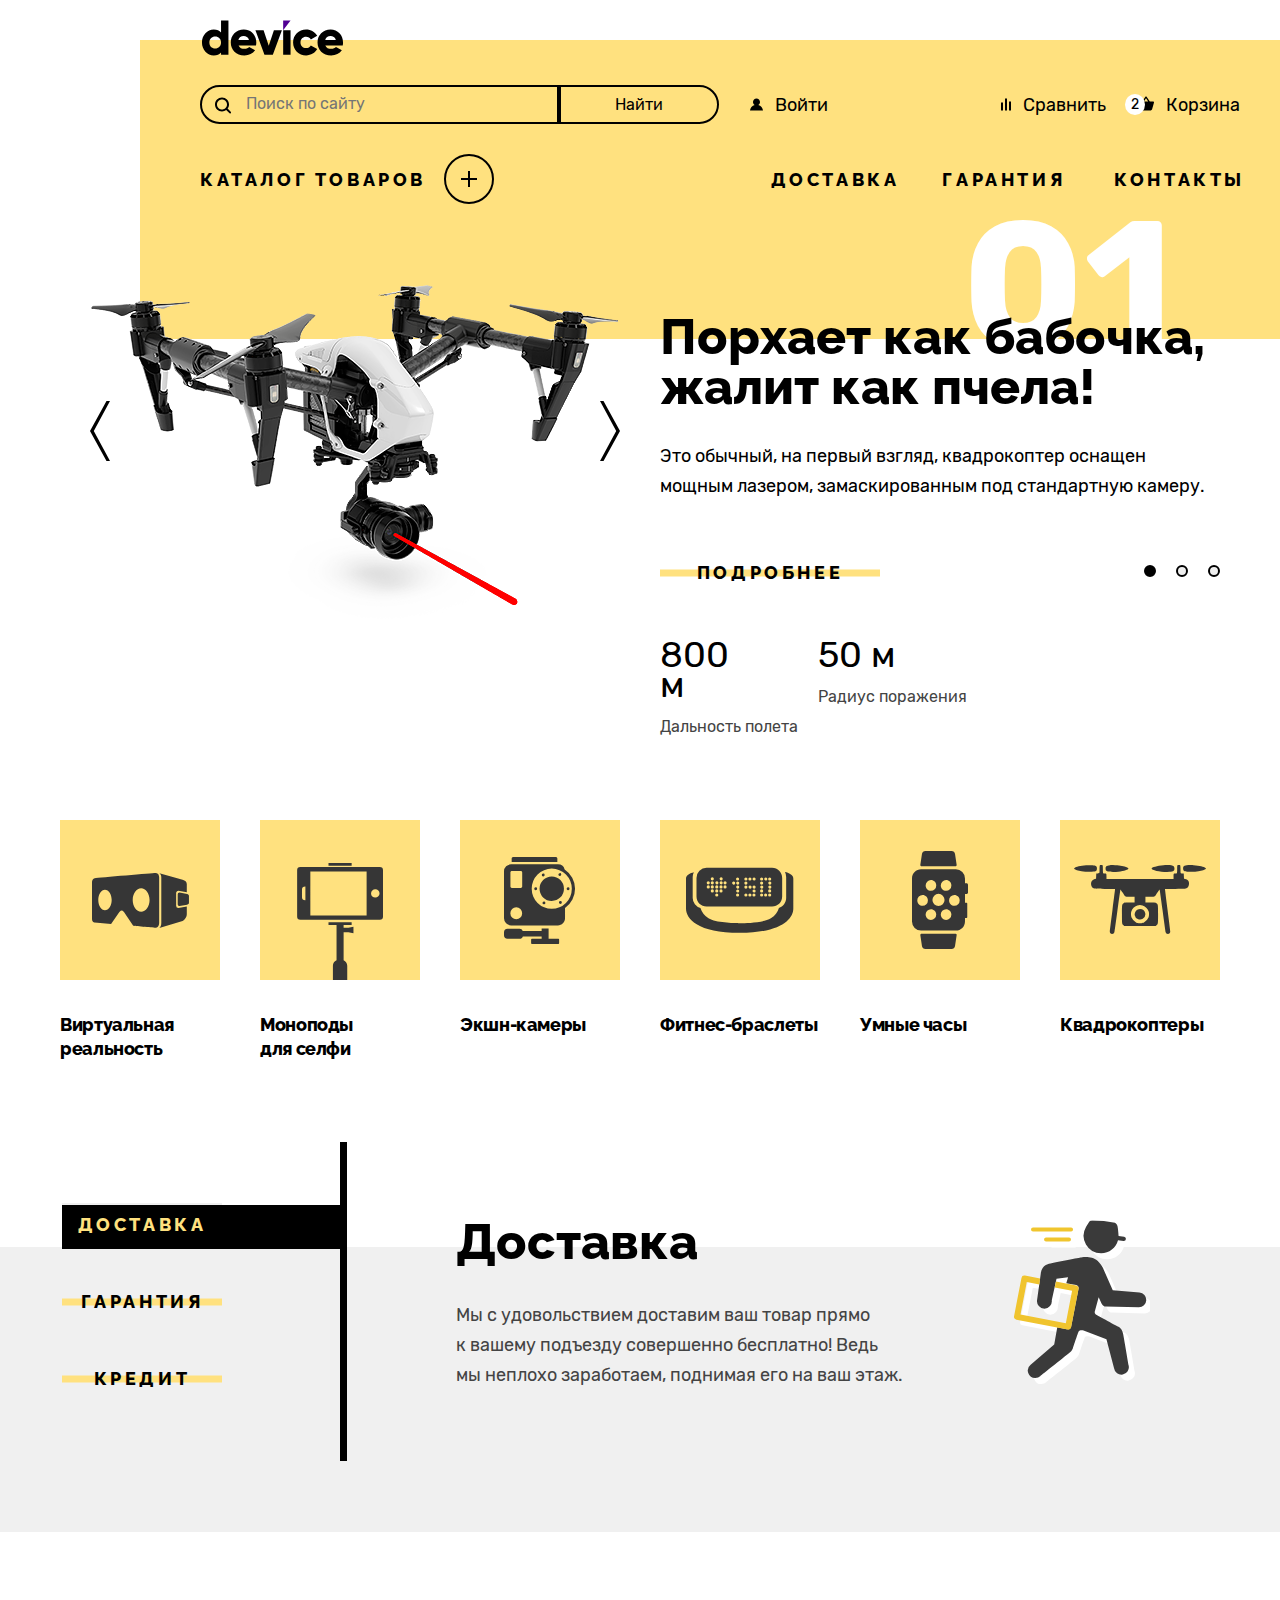
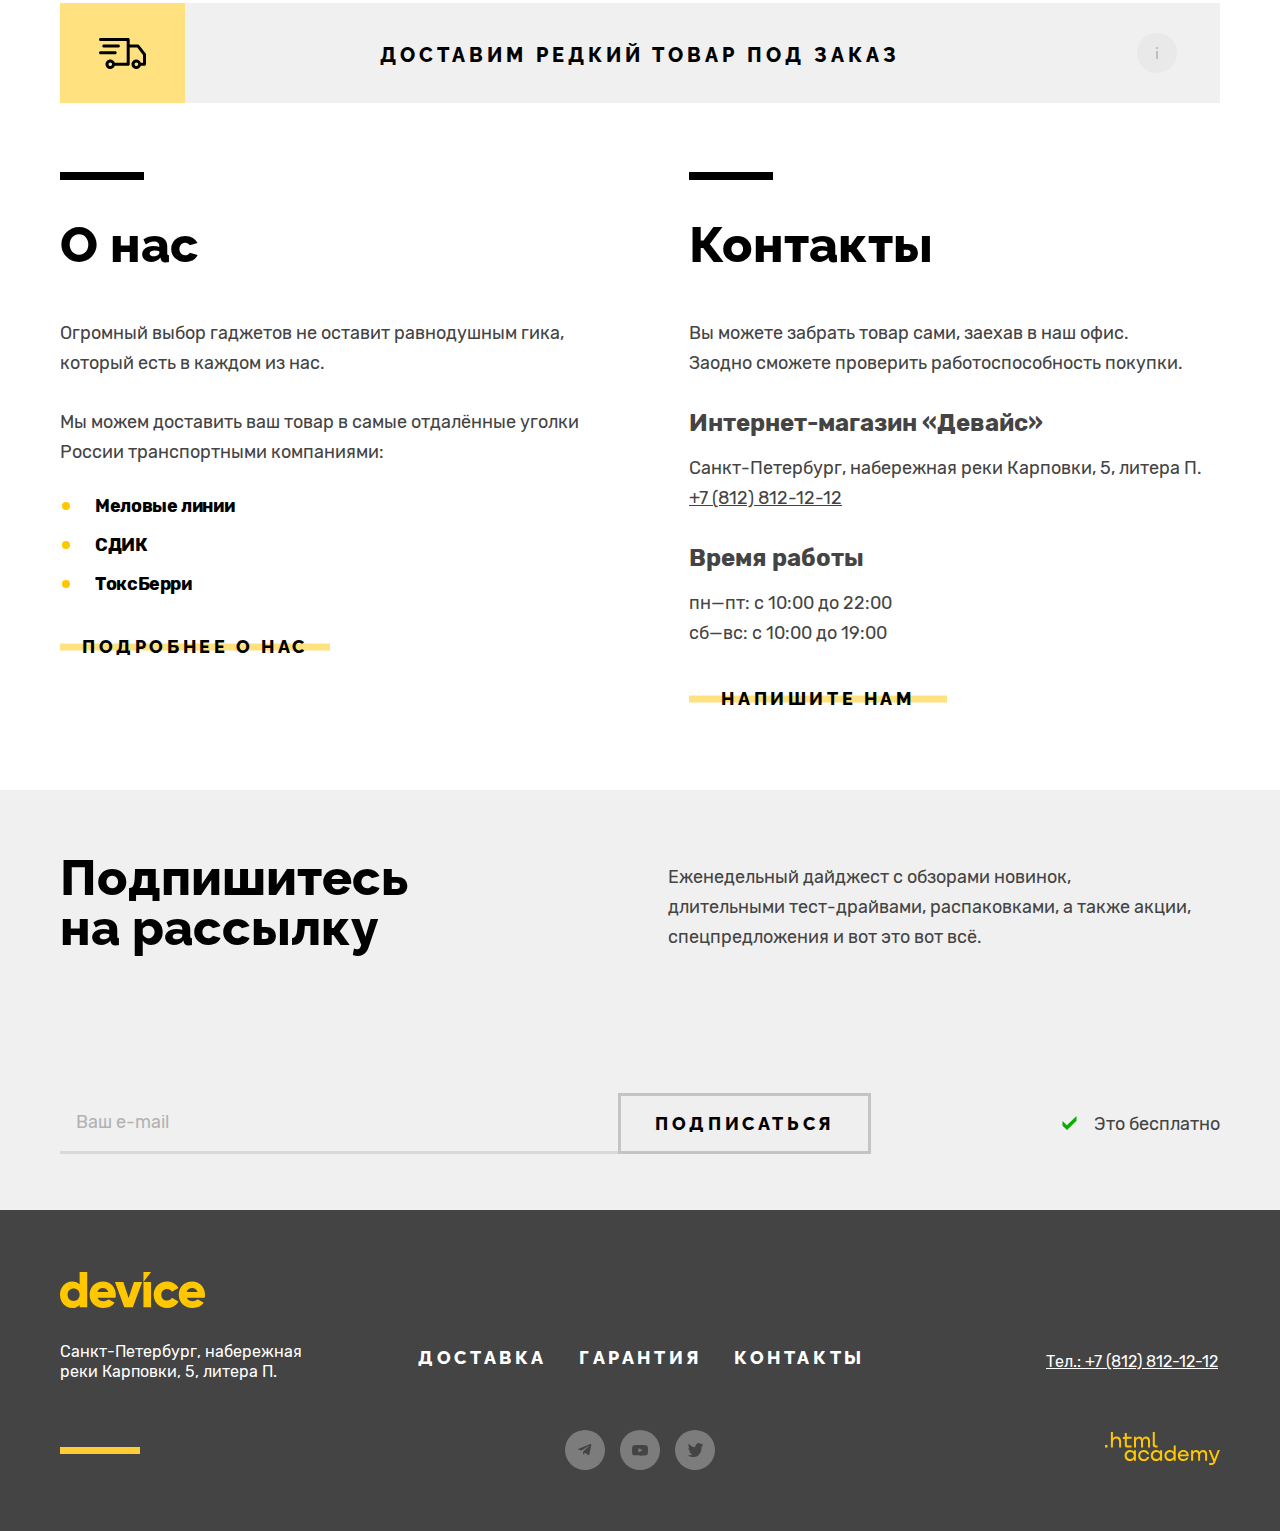
<file: index.html>
<!DOCTYPE html>
<html lang="ru">

<head>
  <meta charset="UTF-8">
  <title>интернет магазин Device - все элетронные гаджеты в одном месте по доступной цене!</title>
  <link rel="stylesheet" href="styles/styles.css">
  <link rel="icon" href="favicon.ico">
  <link rel="icon" type="image/png" href="images/favicon.png"><!-- 32×32 -->
  <meta name="viewport" content="width=device-width, initial-scale=1.0 shrink-to-fit=no">
</head>

<body>

  <div class=" header-container">

    <!--шапка-->



    <header class="header">

      <div class="container">

        <!--Лого-->

        <a class="link header-logo" href="index.html">
          <img class="logo" src="./images/header/logo-header.svg" alt="Логотип Интернет-магазина «Девайс»." width="145"
            height="36">
        </a>

        <!--Поиск и юзер бар -->

        <!--поиск-->

        <div class="header-tools">

          <div class="tools-right">

            <form class="search-form" action="https://echo.htmlacademy.ru/" method="post">
              <div class="input-wrapper">

                <input class="header-search-input " name="search" type="search" placeholder="Поиск по сайту" required>
              </div>
              <div class="focus-btn-wrapper">
                <button class="search-btn" type="submit">Найти</button>
              </div>
            </form>




            <div class="login-bar">
              <div class="intries authorization ">
                <button class=" user-login " type="button">
                  Войти
                </button>
              </div>

              <div class="user-logined ">
                <a class="header-link user-name " href="#">Коля Петухов</a>
                <button class="user-logout" type="button">Выйти</button>
              </div>
            </div>
          </div>

          <!--юзер бар-->

          <ul class="header-tools-left">

            <li class="header-item">
              <a class="header-link header-compare" href="#">
                Сравнить
              </a>
            </li>

            <li class="header-item">
              <a class="header-link header-cart" href="#">
                <span class="quantity-cutrent-item">2</span>
                Корзина
              </a>

              <div class="cart-container ">
                <div class="padding-wrapper-products">
                  <ul class="cart-list">
                    <li class="cart-item">
                      <a class="cart-item-link">
                        <img src="./images/catalog-page/products/amateur-selfie-stick.jpg" alt="Товар" width="39"
                          height="43" />
                        <p class="cart-item-title">Любительская селфи-палка</p>
                      </a>
                    </li>
                    <li class="cart-item-btn">
                      <button class="item-delite">
                        <span class="visually-hidden">Удалить товар.</span>
                      </button>
                    </li>
                  </ul>
                  <ul class="cart-list">
                    <li class="cart-item">
                      <a class="cart-item-link">
                        <img src="./images/catalog-page/products/professional-selfie-stick.jpg" alt="Товар" width="39"
                          height="43" />
                        <p class="cart-item-title">Профессиональная селфи-палка</p>
                      </a>
                    </li>
                    <li class="cart-item-btn">
                      <button class="item-delite">
                        <span class="visually-hidden">Удалить товар.</span>
                      </button>
                    </li>
                  </ul>
                </div>
                <div class="cart-total">
                  <p>Товаров: 2</p>
                  <p>Сумма: 2000 ₽</p>
                </div>
                <div class="padding-wrapper-link">
                  <a href="#" class="cart-open-link">Откртыть корзину</a>
                </div>
              </div>
            </li>
          </ul>

        </div>

        <!--каталог товаров и навигация -->

        <!--каталог товаров-->

        <div class="header-bottom">

          <a class="link header-catalog-store" href="#">Каталог товаров
            <span class="button-store"></span>
          </a>



          <div class="submenu ">
            <div class="submenu-catalog">
              <ul class="submenu-list">
                <li class="submenu-items">
                  <a href="#" class="submenu-links">Виртуальная реальность</a>
                </li>
                <li class="submenu-items">
                  <a href="catalog.html" class="submenu-links">Моноподы для селфи</a>
                </li>
                <li class="submenu-items">
                  <a href="#" class="submenu-links">Экшн-камеры</a>
                </li>
              </ul>
              <ul class="submenu-list">
                <li class="submenu-items">
                  <a href="#" class="submenu-links">Фитнес-браслеты</a>
                </li>
                <li class="submenu-items">
                  <a href="#" class="submenu-links">Умные часы</a>
                </li>
              </ul>
              <ul class="submenu-list">
                <li class="submenu-items">
                  <a href="#" class="submenu-links">Квадрокоптеры</a>
                </li>
              </ul>
            </div>
          </div>


          <!--навигация-->

          <div class="header-navigation">
            <ul class="navigation-list navigation-servises">

              <li class="navigation-item">
                <a class="link navigation-link navigation-delivery active" href="#">Доставка</a>
              </li>

              <li class="navigation-item">
                <a class="link navigation-link navigation-guarantee" href="#">Гарантия</a>
              </li>

              <li class="navigation-item">
                <a class="link navigation-link navigation-contacts" href="#">Контакты</a>
              </li>


            </ul>
          </div>
        </div>
      </div>

    </header>
  </div>

  <!--Главная страница-->

  <main class=" main-index">

    <!--Главный заголовок-->

    <h1 class="visually-hidden">Интернет магазин «Девайс» </h1>

    <!--Слайдер главной страницы-->

    <section class="slider">

      <h2 class="visually-hidden">Пример товара.</h2>

      <div class="slider-current slider-one ">

        <div class="slider-left">

          <img class="slider-image" src="./images/main-page/slider/quadrocopter.png"
            alt="Квадрокоптер с мощным лазером." width="560" height="560">
          <h3 class="visually-hidden">Квадрокоптер</h3>
        </div>

        <div class="slider-right">

          <span class="slider-number">01</span>

          <p class="slider-item-slogan">Порхает как бабочка, жалит как пчела!</p>
          <p class="slider-item-description">Это обычный, на первый взгляд, квадрокоптер оснащен мощным
            лазером,
            замаскированным под стандартную камеру.</p>

          <div class="right-button">
            <a class="link yellow-button slider-item-more" href="#">Подробнее</a>

            <ol class="slider-item-pagination">

              <li class="item-pagination">
                <button class="item-pagination-button pagination-button-one item-pagination-button-current">
                  <span class="visually-hidden">Первый слайд.</span>
                </button>
              </li>
              <li class="item-pagination">
                <button class="item-pagination-button pagination-button-two">
                  <span class="visually-hidden">Второй слайд.</span>
                </button>
              </li>
              <li class="item-pagination">
                <button class="item-pagination-button pagination-button-three">
                  <span class="visually-hidden">Третий слайд.</span>
                </button>
              </li>
            </ol>
          </div>

          <div class="slider-item-features">
            <div class="left-feature">
              <p class="slider-item-feature-value">800 м</p>
              <p class="slider-item-feature-name">Дальность полета</p>

            </div>
            <div class="right-feature">
              <p class="slider-item-feature-value">50 м</p>
              <p class="slider-item-feature-name">Радиус поражения</p>

            </div>
          </div>

        </div>
      </div>
      <div class=" slider-two ">

        <div class="slider-left">

          <img class="slider-image" src="./images/main-page/slider/fitness-bracelet.png"
            alt="Мотвирующий фитнес-браслет." width="560" height="560">


          <h3 class="visually-hidden">фитнес-браслет</h3>

        </div>

        <div class="slider-right">

          <span class="slider-number">02</span>

          <p class="slider-item-slogan">Худеем<br>правильно!</p>
          <p class="slider-item-description">Мотивирующие фитнес-браслеты помогут найти в себе силы не
            пропускать занятия и соблюдать диету.</p>

          <div class="right-button">
            <a class="link yellow-button slider-item-more" href="#">Подробнее</a>
            <ol class="slider-item-pagination">

              <li class="item-pagination">
                <button class="item-pagination-button pagination-button-one item-pagination-button-current">
                  <span class="visually-hidden">Первый слайд.</span>
                </button>
              </li>
              <li class="item-pagination">
                <button class="item-pagination-button pagination-button-two">
                  <span class="visually-hidden">Второй слайд.</span>
                </button>
              </li>
              <li class="item-pagination">
                <button class="item-pagination-button pagination-button-three">
                  <span class="visually-hidden">Третий слайд.</span>
                </button>
              </li>
            </ol>
          </div>

          <div class="slider-item-features-bracelet">
            <p class="slider-item-feature-value-bracelet">48 часов</p>
            <p class="slider-item-feature-name-bracelet">Без подзарядки</p>
          </div>

        </div>
      </div>

      <div class=" slider-tree">

        <div class="slider-left">

          <img class="slider-image" src="./images/main-page/slider/selfi-stick.png" alt="Самая длинная палка для селфи."
            width="560" height="560">


          <h3 class="visually-hidden">Селфи-палка</h3>
        </div>

        <div class="slider-right">

          <span class="slider-number">03</span>

          <p class="slider-item-slogan">Делай селфи, <br> как Бен Стиллер!</p>
          <p class="slider-item-description">Самая длинная палка для селфи доступна в нашем магазине.
            Восемь (Восемь, Карл!) метров длиной и весом всего 5 кг..</p>

          <div class="right-button">

            <a class="link yellow-button slider-item-more" href="#">Подробнее</a>

            <ol class="slider-item-pagination">

              <li class="item-pagination">
                <button class="item-pagination-button pagination-button-one item-pagination-button-current">
                  <span class="visually-hidden">Первый слайд.</span>
                </button>
              </li>

              <li class="item-pagination">
                <button class="item-pagination-button pagination-button-two">
                  <span class="visually-hidden">Второй слайд.</span>
                </button>
              </li>

              <li class="item-pagination">
                <button class="item-pagination-button pagination-button-three">
                  <span class="visually-hidden">Третий слайд.</span>
                </button>
              </li>
            </ol>
          </div>

          <div class="slider-item-features-stick">

            <div class="left-feature">
              <p class="slider-item-feature-value-stick">8,5 м</p>
              <p class="slider-item-feature-name-stick">длина палки</p>
            </div>

            <div class="center-feature">
              <p class="slider-item-feature-value-stick">5 кг</p>
              <p class="slider-item-feature-name-stick">Вес палки</p>
            </div>

            <div class="right-feature">
              <p class="slider-item-feature-value-stick">Карбон</p>
              <p class="slider-item-feature-name-stick">Материал</p>

            </div>

          </div>
        </div>

        <!--Кнопки переключения слайда-->

      </div>

      <div class="slider-controls">
        <button class="slider-button slider-prev" type="button">
          <span class="visually-hidden">Предыдущий слайд.</span>
        </button>
        <button class="slider-button slider-next" type="button">
          <span class="visually-hidden">Следующий слайд.</span>
        </button>
      </div>

    </section>

    <!--Категории продуктов-->

    <div class="container categories-container">
      <section class="catalog-categories">
        <h2 class="visually-hidden">Категории товаров.</h2>
        <ul class="categories-list">
          <li class="catalog-category-item">
            <a class="catalog-category-link category-vr" href="#">
              <span class="catalog-category-text">Виртуальная реальность</span>
            </a>
          </li>

          <li class="catalog-category-item ">
            <a class="catalog-category-link category-monopode" href="catalog.html">
              <span class="catalog-category-title">Моноподы<br> для селфи</span>
            </a>
          </li>

          <li class="catalog-category-item ">
            <a class="catalog-category-link category-cameras" href="#">
              <span class="catalog-category-title">Экшн-камеры</span>
            </a>
          </li>

          <li class="catalog-category-item ">
            <a class="catalog-category-link category-fitness" href="#">
              <span class="catalog-category-title">Фитнес-браслеты</span>
            </a>
          </li>

          <li class="catalog-category-item ">
            <a class="catalog-category-link category-watches" href="#">
              <span class="catalog-category-title">Умные часы</span>
            </a>
          </li>

          <li class="catalog-category-item ">
            <a class="catalog-category-link category-quadrocopters" href="#">
              <span class="catalog-category-title">Квадрокоптеры</span>
            </a>
          </li>
        </ul>
      </section>
    </div>


    <!--Услуги магазина-->

    <div class="container-background">

      <section class="servises">
        <h2 class="visually-hidden">Услуги.</h2>
        <ul class="servises-list">
          <li class="servises-item">
            <a href="#" class="link servises-btn servises-current">
              <span class="btn-text">Доставка</span>
            </a>
          </li>
          <li class="servises-item">
            <a href="#" class="link servises-btn yellow-button">
              <span class="btn-text">Гарантия</span>
            </a>
          </li>
          <li class="servises-item">
            <a href="#" class="link servises-btn yellow-button">
              <span class="btn-text">Кредит</span>
            </a>
          </li>
        </ul>

        <ul class="servises-description-list">

          <li class="servises-description current-servises">
            <h2 class="description-title">Доставка</h2>
            <p class="description-text">
              Мы с удовольствием доставим ваш товар прямо <br>
              к вашему подъезду совершенно бесплатно! Ведь <br>
              мы неплохо заработаем, поднимая его на ваш этаж.
            </p>
          </li>

          <li class="servises-description ">
            <h2 class="description-title">Гарантия</h2>
            <p class="slider_text">
              Если из-за возгорания купленного у нас товара у вас сгорит дом —
              не переживайте, мы выдадим вам новый. Товар, не дом, конечно же.
            </p>
          </li>

          <li class="servises-description">
            <h2 class="description-title">Кредит</h2>
            <p class="description-text">
              Залезть в долговую яму стало проще! Кредитные консультанты
              подберут для вас наиболее выгодные <br>
              условия кредита. Выгодные для банка, разумеется.
            </p>
          </li>
        </ul>

      </section>

    </div>

    <div class="container-delivery">

      <a class="link delivery-rare-product-link" href="#">Доставим редкий товар под заказ</a>

    </div>

    <div class="about-contacts-bloc">
      <section class="about">
        <h2 class="about-title">О нас</h2>
        <p class="about-description">
          Огромный выбор гаджетов не оставит равнодушным гика, который есть в
          каждом из нас.
        </p>

        <p class="about-description">
          Мы можем доставить ваш товар в самые отдалённые уголки России
          транспортными компаниями:
        </p>

        <ul class="delivery-company-list">
          <li class="delivery-company-item">Меловые линии</li>
          <li class="delivery-company-item">СДИК</li>
          <li class="delivery-company-item">ТоксБерри</li>
        </ul>

        <a class="link yellow-button about-button" href="#">
          Подробнее о нас
        </a>

      </section>

      <!--Контакты магазина -->

      <section class="contacts">
        <h2 class="contacts-title">Контакты</h2>

        <p class="contacts-description">
          Вы можете забрать товар сами, заехав в наш офис.<br>Заодно сможете
          проверить работоспособность покупки.
        </p>

        <h3 class="contacts-subtitle">Интернет-магазин «Девайс»</h3>

        <address class="contacts-address">

          <p class="contacts-address-text">
            Санкт-Петербург, набережная реки Карповки, 5, литера П.
          </p>
          <a class="contacts-address-tel" href="tel:+78128121212">+7 (812) 812-12-12</a>

        </address>

        <h3 class="contacts-subtitle">Время работы</h3>

        <ul class="contacts-schedule">
          <li class="contacts-schedule-item">пн—пт: с 10:00 до 22:00</li>
          <li class="contacts-schedule-item">сб—вс: с 10:00 до 19:00</li>
        </ul>

        <a class="link yellow-button contacts-button" href="#">Напишите нам</a>

      </section>
    </div>



    <!--Подписка-->

    <div class="container-background background-subscription">
      <section class="subscription">

        <div class="subscription-left">

          <h2 class="subscription-title">Подпишитесь на рассылку</h2>

        </div>

        <div class="subscription-right">
          <p class="subscription-description">Еженедельный дайджест с обзорами новинок,<br>длительными
            тест-драйвами, распаковками, а также акции, спецпредложения и вот
            это вот всё.</p>
        </div>

        <div class="subscription-bottom">
          <form class="subscription-form" action="https://echo.htmlacademy.ru/" method="post">

            <label class="subscription-label">
              <span class="visually-hidden">Почта.</span>
              <input class="subscription-input" type="email" name="subscription-email" placeholder="Ваш e-mail"
                required>
            </label>

            <button class="subscription-button" type="submit">Подписаться</button>

          </form>

          <p class="subscription-free">Это бесплатно</p>

        </div>

      </section>

    </div>

  </main>

  <!--Подвал страницы-->

  <div class="footer-container">

    <footer class="page-footer">

      <!--Лого подвала-->


      <a class="link footer-logo-link" href="index.html">
        <img class="logo logo-img" src="./images/footer/logo-footer.svg" alt="Логотип Интернет-магазина «Девайс»."
          width="145" height="36"></a>


      <!--Средняя полка подвала-->

      <section class="middle-footer">

        <h2 class="visually-hidden">Контакты</h2>

        <div class="footer-adress">

          <address class="footer-contacts-address">
            <p class="contacts-address-description">Санкт-Петербург, набережная реки Карповки, 5, литера
              П.
            </p>
          </address>
        </div>


        <!--навигация подвала -->

        <div class="footer-navigation">

          <h2 class="visually-hidden">Навигация</h2>

          <ul class="footer-navigation-list">

            <li class="footer-navigation-item">
              <a class="link footer-navigation-link" href="#">Доставка</a>
            </li>

            <li class="footer-navigation-item">
              <a class="link footer-navigation-link" href="#">Гарантия</a>
            </li>

            <li class="footer-navigation-item">
              <a class="link footer-navigation-link" href="#">Контакты</a>
            </li>

          </ul>

        </div>

        <!--телефон подвала-->

        <div class="footer-tel">
          <a class="footer-contacts-tel" href="tel:+78128121212">Тел.: +7 (812) 812-12-12</a>
        </div>
      </section>

      <!--нижняя полка подвала-->

      <div class="footer-bottom">



        <ul class="footer-social-list">
          <li class="footer-social-item">
            <a class="footer-social-link" href="https://t.me/htmlacademy">
              <svg class="footer-social-ico" width="14" height="12" viewBox="0 0 14 12" fill="none"
                xmlns="http://www.w3.org/2000/svg">
                <path
                  d="M12.44.07.62 4.63c-.8.33-.8.78-.14.98l3.03.94 7.02-4.43c.33-.2.64-.09.39.13l-5.7 5.13-.2 3.13c.3 0 .44-.14.61-.3l1.48-1.44 3.06 2.27c.57.31.97.15 1.12-.53l2-9.48c.21-.83-.3-1.2-.85-.96Z"
                  fill="CurrentColor" />
              </svg>
              <span class="visually-hidden">Telegram</span>
            </a>
          </li>

          <li class="footer-social-item">
            <a class="footer-social-link" href="https://youtube.com/user/htmlacademyru">
              <svg class="footer-social-ico" width="16" height="11" viewBox="0 0 16 11" fill="none"
                xmlns="http://www.w3.org/2000/svg">
                <path
                  d="M15.67 1.67c-.1-.32-.27-.61-.51-.84-.25-.24-.56-.41-.9-.5C13.01 0 8 0 8 0 5.9-.02 3.8.08 1.74.32 1.4.4 1.1.58.84.82c-.24.24-.42.53-.51.85A19.4 19.4 0 0 0 0 5.34C0 6.56.1 7.79.33 9c.09.32.27.61.51.85.25.23.56.4.9.5 1.27.32 6.26.32 6.26.32 2.09.02 4.18-.08 6.26-.31.34-.09.65-.26.9-.5.24-.23.42-.52.5-.84.24-1.21.35-2.44.34-3.67.02-1.23-.1-2.46-.33-3.68ZM6.4 7.62V3.05l4.18 2.29L6.4 7.62Z"
                  fill="CurrentColor" />
              </svg>
              <span class="visually-hidden">Youtube</span>
            </a>
          </li>

          <li class="footer-social-item">
            <a class="footer-social-link" href="https://t.me/htmlacademy">
              <svg class="footer-social-ico" width="15" height="15" viewBox="0 0 15 15" fill="none"
                xmlns="http://www.w3.org/2000/svg">
                <path
                  d="M9.7.16c1.5-.5 2.6.3 3.2 1.1.5-.2 1.1-.4 1.7-.6 0 .8-.5 1.4-.8 1.6.7.2 1.2-.4 1.2-.4-.1.9-.9 1.7-1.4 1.9-.2 6.3-2.8 10.4-8.9 10.3h-.4c-.3 0-3.7-.4-4.3-1.8 2 .2 3.4-.4 4.1-1.1-.8-.3-2.4-.4-2.6-2.8.3.2.5.3 1.1.2-1.1-.8-2.3-1.5-2.2-3.5.3.3.9.5 1.2.4C1 5.26-.2 2.36.8.86c1.6 1.7 3.3 3.4 6.3 3.5.2-2.1 1-3.5 2.6-4.2Z"
                  fill="CurrentColor" />
              </svg>
              <span class="visually-hidden">Twitter</span>
            </a>
          </li>
        </ul>

        <div class="copyright">
          <a class="link copyright-link" href="https://htmlacademy.ru/">
            <svg class="footer-logo-ico" aria-hidden="true" focusable="false" alt="HTML Academy" width="115" height="33"
              viewBox="0 0 115 33" fill="none" xmlns="http://www.w3.org/2000/svg">
              <path
                d="M0 12.9v2.6h2.5v-2.6H0ZM11.6 4.5c-1.6 0-2.8.7-3.6 1.7h-.1V0h-2v15.5h2v-5.3c0-2.1 1.3-3.6 3.3-3.6 1.8 0 2.9 1.4 2.9 3.2v5.7h2V9.4c.1-3-1.8-4.9-4.5-4.9ZM26.6 4.8h-4.8V1.1h-2v3.8h-1.9v2h1.9v6c0 1.7 1 2.7 2.7 2.7h4.1v-2h-3.7c-.7 0-1.1-.4-1.1-1.1V6.8h4.8v-2ZM41.1 4.6c-1.6 0-2.9.8-3.5 2.1h-.1c-.6-1.2-1.8-2.1-3.4-2.1-1.4 0-2.5.8-3.1 1.8h-.1V4.8H29v10.6h2V10c0-2 1-3.5 2.6-3.5 1.5 0 2.4 1 2.4 2.6v6.3h2V9.8c0-2.4 1.4-3.3 2.6-3.3 1.5 0 2.4 1 2.4 2.6v6.3h2V8.9c.1-2.5-1.4-4.3-3.9-4.3ZM47.8 12.7c0 1.7 1 2.7 2.8 2.7h2v-2h-1.7c-.7 0-1.1-.4-1.1-1.1V0h-2v12.7ZM28.9 19.7c-.9-1.1-2.2-1.8-3.9-1.8-3.1 0-5.4 2.3-5.4 5.6s2.3 5.6 5.4 5.6c1.8 0 3-.8 3.8-1.9h.1v1.6h2V18.2h-2v1.5Zm-3.6 7.4c-2.2 0-3.6-1.6-3.6-3.6s1.4-3.6 3.6-3.6 3.6 1.6 3.6 3.6c0 1.9-1.4 3.6-3.6 3.6ZM44.2 22c-.5-2.4-2.6-4.1-5.4-4.1a5.4 5.4 0 0 0-5.6 5.6c0 3.1 2.2 5.6 5.6 5.6 2.8 0 4.9-1.8 5.4-4.2h-2.1a3.4 3.4 0 0 1-3.3 2.3c-2.2 0-3.6-1.6-3.6-3.6s1.4-3.6 3.6-3.6c1.6 0 2.8 1 3.3 2.2h2.1V22ZM55.1 19.7c-.9-1.1-2.2-1.8-3.9-1.8-3.1 0-5.4 2.3-5.4 5.6s2.3 5.6 5.4 5.6c1.8 0 3-.8 3.8-1.9h.1v1.6h2V18.2h-2v1.5Zm-3.6 7.4c-2.2 0-3.6-1.6-3.6-3.6s1.4-3.6 3.6-3.6 3.6 1.6 3.6 3.6c0 1.9-1.5 3.6-3.6 3.6ZM68.7 19.8c-.9-1.1-2.2-1.9-3.9-1.9-3.1 0-5.4 2.3-5.4 5.6s2.2 5.6 5.4 5.6c1.7 0 3-.8 3.8-1.8h.1v1.5h2V13.4h-2v6.4Zm-3.6 7.3c-2.2 0-3.6-1.6-3.6-3.6s1.4-3.6 3.6-3.6 3.6 1.6 3.6 3.6c-.1 2-1.5 3.6-3.6 3.6ZM78.3 17.9c-3.3 0-5.5 2.5-5.5 5.6 0 3 2.1 5.6 5.5 5.6 2.5 0 4.5-1.3 5.2-3.6h-2.1c-.5 1-1.6 1.6-3 1.6-1.9 0-3.3-1.3-3.4-2.9h8.8c.2-3.6-2-6.3-5.5-6.3Zm0 1.9c1.7 0 3 1 3.3 2.6h-6.5c.3-1.5 1.5-2.6 3.2-2.6ZM98.2 17.9c-1.6 0-2.9.8-3.6 2h-.1c-.6-1.2-1.8-2-3.4-2-1.4 0-2.5.7-3.1 1.8v-1.5h-1.9v10.6h2v-5.4c0-2 1-3.4 2.6-3.5 1.5 0 2.4 1 2.4 2.6v6.3h2v-5.6c0-2.4 1.4-3.3 2.6-3.3 1.5 0 2.4 1 2.4 2.6v6.3h2v-6.5c.1-2.6-1.4-4.4-3.9-4.4ZM109.4 27l-3.6-8.9h-2.2l4.8 11.6c-.3.9-.7 1.2-1.7 1.2h-2.5v2h2.5c1.8 0 2.8-.8 3.5-2.6l4.7-12.2h-2.1l-3.4 8.9Z"
                fill="CurrentColor" />
            </svg>
          </a>
        </div>
      </div>
    </footer>

  </div>

  <div class="modal-conteiner m">
    <div class="modal modal-delivery">

      <button class="modal-close-button">
        <span class="visually-hidden">Закрыть</span>
      </button>

      <section class="modal-content">

        <h2 class="modal-title">Доставка под заказ</h2>

        <form class="modal-delivery-form" action="https://echo.htmlacademy.ru" method="post">

          <div class="auth-group">

            <label class="auth-title auth-title-name">Ваше имя:
              <input class="auth-name" type="text" name="auth-login" placeholder="Введите имя">
            </label>

            <label class="auth-title auth-title-email">Ваш e-mail:
              <input class="auth-email auth-email-error" type="email" name="auth-email" placeholder="Ваша почта">
              <span class="auth-email-error-text">Забавный у вас адрес</span>
            </label>

          </div>

          <div class="needs-group">

            <label class="needs-title">Что нужно привезти:
              <input class="needs" type="text" name="needs-imput" placeholder="В свободной форме">
            </label>

            <label class="quantity-needs-title lbel-ico" for="quantity-vlue">Количество:</label>

            <span class="tooltip">

              <button class="tooltip-toggle" type="button" aria-labelledby="tooltip-label">
                <svg class="tooltip-ico" width="26" height="26" viewBox="0 0 26 26" fill="none"
                  xmlns="http://www.w3.org/2000/svg">
                  <circle cx="13" cy="13" r="13" fill="#FFE17F" />
                  <path d="M14 7h-2v2h2V7ZM14 11h-2v8h2v-8Z" fill="#000" />
                </svg>
              </button>

              <span class="tooltip-text" role="tooltip" id="tooltip-label">"Постараемся найти, сколько нужно. Привезем
                сколько получится по требованиям к провозу багажа."
              </span>
            </span>

            <button class="quantity-button" type="button">
              <span class="button-minus"></span>
              <span class="visually-hidden">Убавить.</span>
            </button>

            <input class="quantity-needs" type="text" id="quantity-vlue" name="quantity-needs" readonly value="1"
              placeholder="1">

            <button class="quantity-button" type="button">
              <span class="button-plus"></span>
              <span class="visually-hidden">Добавить.</span>
            </button>

          </div>

          <button class="link yellow-button modal-delivery-form-button" type="submit">
            Отправить
          </button>
        </form>
      </section>
    </div>
  </div>
</body>

</html>
</file>
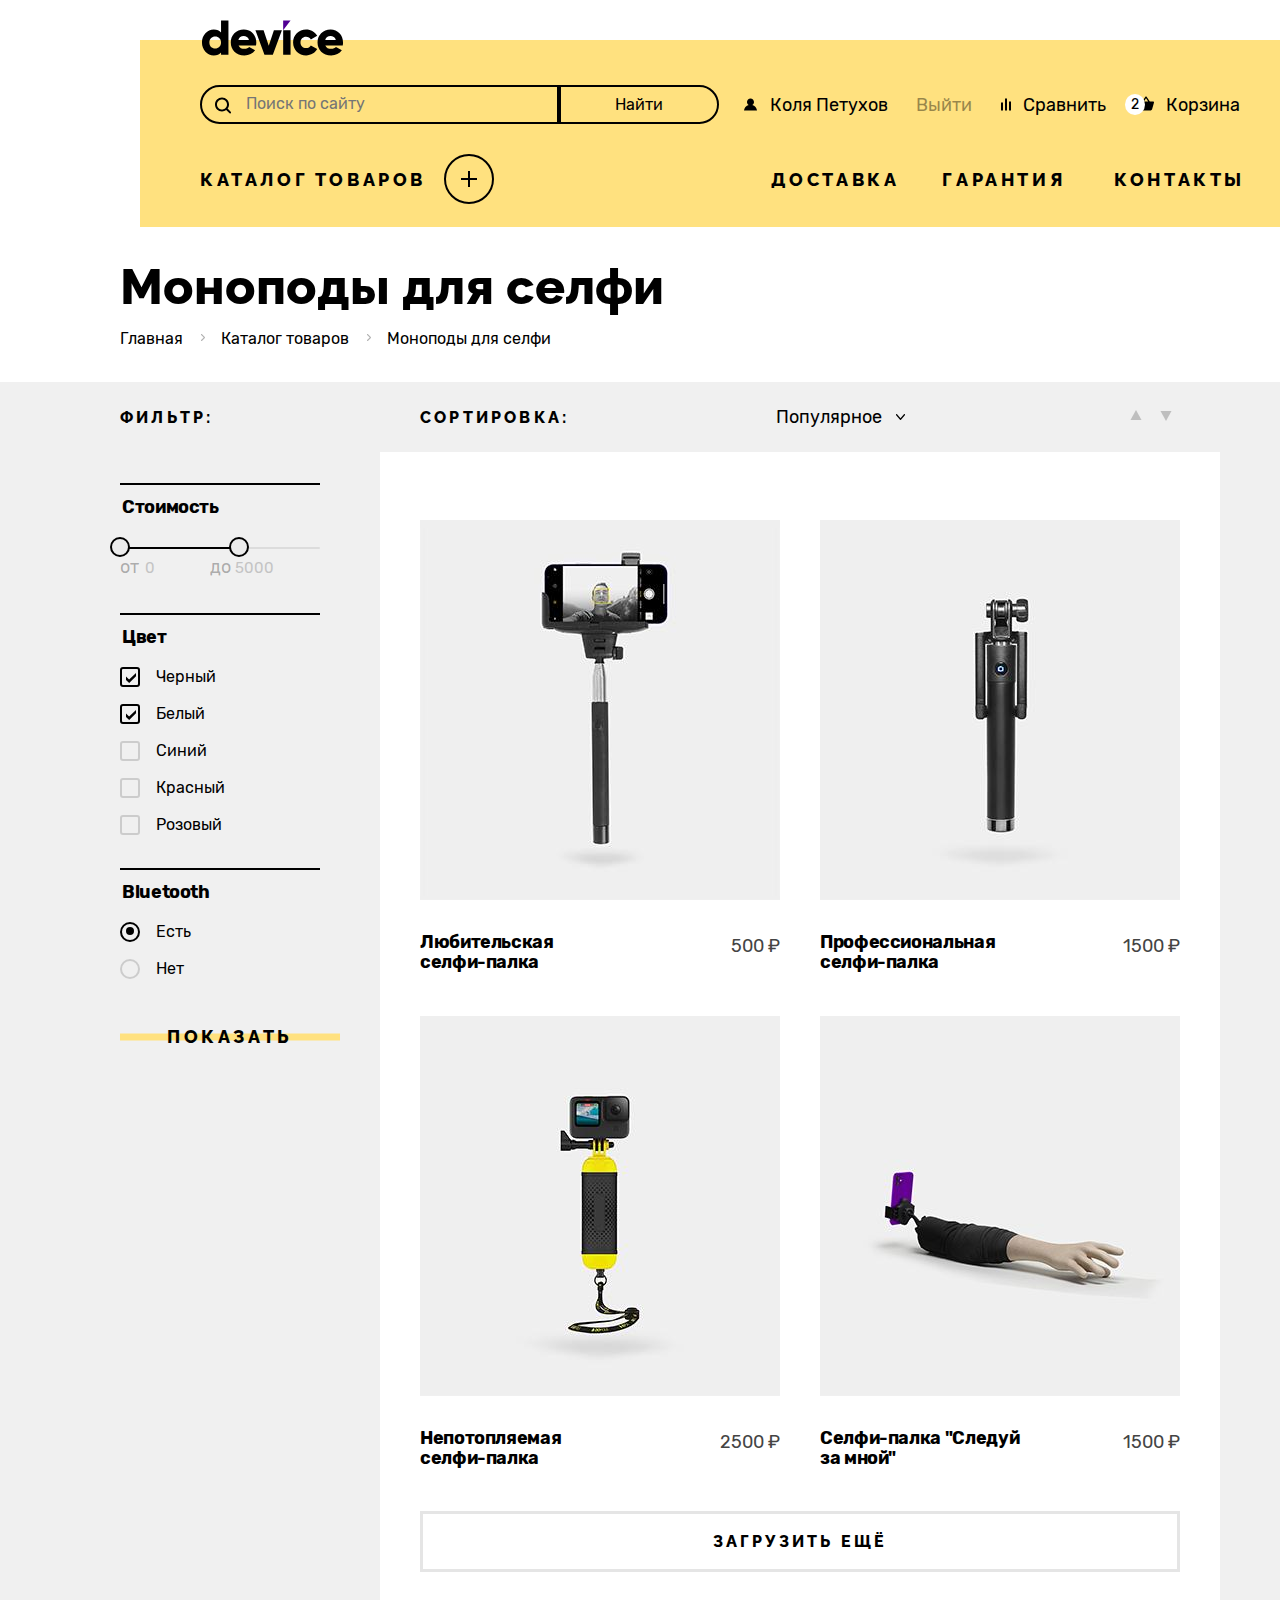
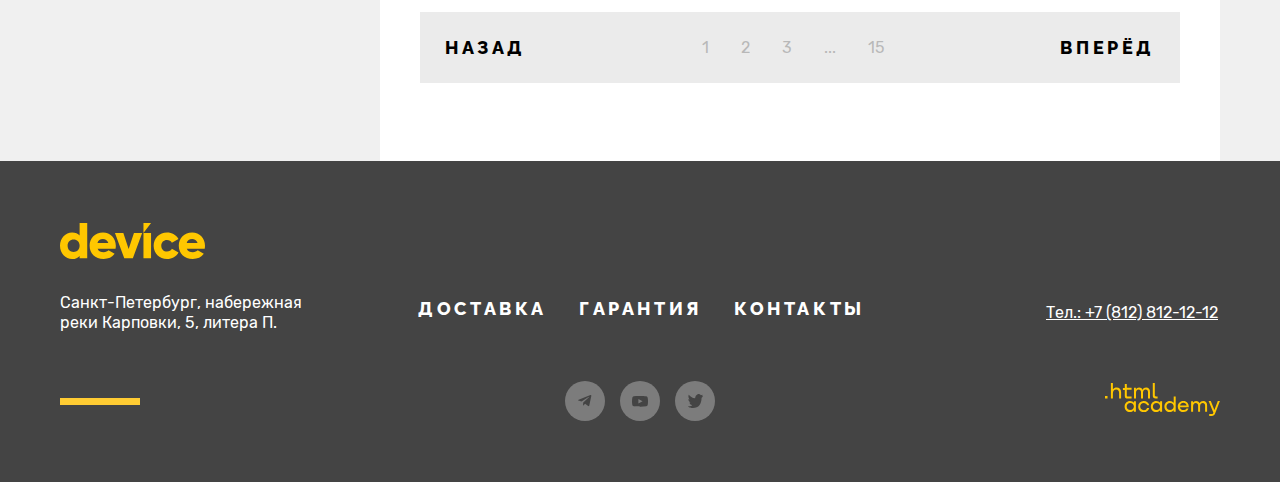
<file: catalog.html>
<!DOCTYPE html>
<html lang="ru">

<head>

  <meta charset="UTF-8">
  <title>Страница каталога товаров</title>
  <link rel="stylesheet" href="styles/styles.css">
  <link rel="icon" href="favicon.ico">
  <link rel="icon" type="image/png" href="images/favicon.png"><!-- 32×32 -->
  <meta name="viewport" content="width=device-width, initial-scale=1.0">
</head>

<body>

  <div class="header-container">

    <!--шапка-->



    <header class="header">

      <div class="container-catalog">

        <!--Лого-->

        <a class="link header-logo" href="index.html">
          <img class="logo" src="./images/header/logo-header.svg" alt="Логотип Интернет-магазина «Девайс»." width="145"
            height="36">
        </a>

        <!--Поиск и юзер бар -->

        <!--поиск-->

        <div class="header-tools">

          <div class="tools-right">

            <form class="search-form" action="https://echo.htmlacademy.ru/" method="post">
              <div class="input-wrapper">
                <input class="header-search-input " name="search" type="search" placeholder="Поиск по сайту" required>
              </div>
              <div class="focus-btn-wrapper">
                <button class="search-btn" type="submit">Найти</button>
              </div>
            </form>




            <div class="login-bar">
              <div class="intries  ">
                <button class=" user-login " type="button">
                  Войти
                </button>
              </div>

              <div class="user-logined authorization ">
                <a class="header-link user-name " href="#">Коля Петухов</a>
                <button class="user-logout" type="button">Выйти</button>
              </div>
            </div>
          </div>

          <!--юзер бар-->

          <ul class="header-tools-left">

            <li class="header-item">
              <a class="header-link header-compare" href="#">
                Сравнить
              </a>
            </li>

            <li class="header-item">
              <a class="header-link header-cart" href="#">
                <span class="quantity-cutrent-item">2</span>
                Корзина
              </a>

              <div class="cart-container ">
                <div class="padding-wrapper-products">
                  <ul class="cart-list">
                    <li class="cart-item">
                      <a class="cart-item-link">
                        <img src="./images/catalog-page/products/amateur-selfie-stick.jpg" alt="Товар" width="39"
                          height="43" />
                        <p class="cart-item-title">Любительская селфи-палка</p>
                      </a>
                    </li>
                    <li class="cart-item-btn">
                      <button class="item-delite">
                        <span class="visually-hidden">Удалить товар.</span>
                      </button>
                    </li>
                  </ul>
                  <ul class="cart-list">
                    <li class="cart-item">
                      <a class="cart-item-link">
                        <img src="./images/catalog-page/products/professional-selfie-stick.jpg" alt="Товар" width="39"
                          height="43" />
                        <p class="cart-item-title">Профессиональная селфи-палка</p>
                      </a>
                    </li>
                    <li class="cart-item-btn">
                      <button class="item-delite">
                        <span class="visually-hidden">Удалить товар.</span>
                      </button>
                    </li>
                  </ul>
                </div>
                <div class="cart-total">
                  <p>Товаров: 2</p>
                  <p>Сумма: 2000 ₽</p>
                </div>
                <div class="padding-wrapper-link">
                  <a href="#" class="cart-open-link">Откртыть корзину</a>
                </div>
              </div>
            </li>
          </ul>
        </div>

        <!--каталог товаров и навигация -->

        <!--каталог товаров-->

        <div class="header-bottom">
          <a class="link header-catalog-store" href="#">Каталог товаров
            <span class="button-store"></span>
          </a>


          <div class="submenu ">

            <div class="submenu-catalog">
              <ul class="submenu-list">
                <li class="submenu-items">
                  <a href="#" class="submenu-links">Виртуальная реальность</a>
                </li>
                <li class="submenu-items">
                  <a href="catalog.html" class="submenu-links">Моноподы для селфи</a>
                </li>
                <li class="submenu-items">
                  <a href="#" class="submenu-links">Экшн-камеры</a>
                </li>
              </ul>
              <ul class="submenu-list">
                <li class="submenu-items">
                  <a href="#" class="submenu-links">Фитнес-браслеты</a>
                </li>
                <li class="submenu-items">
                  <a href="#" class="submenu-links">Умные часы</a>
                </li>
              </ul>
              <ul class="submenu-list">
                <li class="submenu-items">
                  <a href="#" class="submenu-links">Квадрокоптеры</a>
                </li>
              </ul>
            </div>
          </div>


          <!--навигация-->

          <div class="header-navigation">

            <ul class="navigation-list navigation-servises">

              <li class="navigation-item">
                <a class="link navigation-link navigation-delivery active" href="#">Доставка</a>
              </li>

              <li class="navigation-item">
                <a class="link navigation-link navigation-guarantee" href="#">Гарантия</a>
              </li>

              <li class="navigation-item">
                <a class="link navigation-link navigation-contacts" href="#">Контакты</a>
              </li>
            </ul>
          </div>
        </div>
      </div>
    </header>
  </div>

  <!--Внутренняя страница-->

  <main class="main-inner">

    <section class="inner-breadcrambs">

      <!--Главный заголовок внутренней страницы-->

      <h1 class="inner-title">Моноподы для селфи</h1>

      <!--Хлебные крошки -->

      <ul class="breadcrambs-list">

        <li class="breadcrambs-item">
          <a class="breadcrambs-link" href="index.html">
            Главная
          </a>
        </li>

        <li class="breadcrambs-item">
          <a class="breadcrambs-link" href="catalog.html">
            Каталог товаров
          </a>
        </li>

        <li class="breadcrambs-item">
          <a class="breadcrambs-link">
            Моноподы для селфи
          </a>
        </li>
      </ul>
    </section>

    <div class="inner-conteiner">

      <!--Каталлог с продуктами внутренней страницы-->

      <section class="catalog-products">

        <!--Сортировка каталога товаров-->

        <div class="catalog-sorting-box">

          <!--фильтр титл-->

          <div class="filter-title-wrapper">

            <h2 class="filters-title">Фильтр:</h2>

          </div>

          <div class="select-wrapper">
            <label class="select-control-title">сортировка:</label>

            <select class="select-control">
              <option value="popular">Популярное</option>
              <option value="cheap">Дешовое</option>
              <option value="expensive">Дорогое</option>
            </select>


            <!--кнопки переключения вида карточек товаров-->
            <div class="togle-updown">

              <a class="link sorting-button sorting-up" href="#">
                <span class="visually-hidden"> По возрастанию.</span>
              </a>

              <a class="link sorting-button sorting-down" href="#">
                <span class="visually-hidden"> По убыванию.</span>
              </a>
            </div>
          </div>
        </div>

        <!--Фильтр каталога продуктов-->

        <div class="products-wrapper">

          <h2 class="visually-hidden">Список товаров с фильтрами.</h2>

          <form class="catalog-filter" action="https://echo.htmlacademy.ru" method="get">

            <fieldset class="catalog-filter-range">
              <legend class="filtres-range-title">
                Стоимость
              </legend>
              <div class="range">
                <div class="range-scale">
                  <div class="range-bar">
                    <button class="range-toggle toggle-min">
                      <span class="visually-hidden">Изменить минимальную цену.</span>
                    </button>
                    <button class="range-toggle toggle-max">
                      <span class="visually-hidden">Изменить максимальную цену.</span>
                    </button>
                  </div>
                </div>
                <div class="range-input-number">
                  <div class="range-price">
                    <label class="range-label" for="min-price">от</label>
                    <input class="range-input" type="text" value="0" name="min-price" id="min-price">
                  </div>
                  <div class="range-price">
                    <label class="range-label" for="max-price">до</label>
                    <input class="range-input" type="text" value="5000" name="max-price" id="max-price"
                      style="width: 90px">
                  </div>
                </div>
              </div>
            </fieldset>

            <fieldset class="catalog-filter-group">

              <legend class="catalog-filter-title">Цвет</legend>

              <ul class="catalog-filter-list">
                <li class="catalog-filter-item">
                  <label class="control">
                    <input class="visually-hidden control-input" type="checkbox" name="Черный" checked>
                    <span class="control-cheked"></span>
                    Черный
                  </label>
                </li>

                <li class="catalog-filter-item">
                  <label class="control">
                    <input class="visually-hidden control-input" type="checkbox" name="Белый" checked>
                    <span class="control-cheked"></span>
                    Белый
                  </label>
                </li>

                <li class="catalog-filter-item">
                  <label class="control">
                    <input class="visually-hidden control-input" type="checkbox" name="Синий">
                    <span class="control-cheked"></span>
                    Синий
                  </label>
                </li>

                <li class="catalog-filter-item">
                  <label class="control">
                    <input class="visually-hidden control-input" type="checkbox" name="Красный">
                    <span class="control-cheked"></span>
                    Красный
                  </label>
                </li>

                <li class="catalog-filter-item">
                  <label class="control">
                    <input class="visually-hidden control-input" type="checkbox" name="Розовый">
                    <span class="control-cheked"></span>
                    Розовый
                  </label>
                </li>
              </ul>

            </fieldset>

            <fieldset class="catalog-filter-radio">

              <legend class="catalog-filter-title">Bluetooth</legend>

              <ul class="catalog-filter-list">

                <li class="catalog-filter-item">
                  <label class="control">
                    <input class="visually-hidden control-input" type="radio" name="Bluetooth" value="Есть" checked>
                    <span class="control-cheked"></span>
                    Есть
                  </label>
                </li>

                <li class="catalog-filter-item">
                  <label class="control">
                    <input class="visually-hidden control-input" type="radio" name="Bluetooth" value="Нет">
                    <span class="control-cheked"></span>
                    Нет
                  </label>
                </li>
              </ul>

            </fieldset>

            <button class="link yellow-button filter-button" type="submit">Показать</button>

          </form>



          <!--Карточки товаров-->

          <div class="product-conteiner">

            <ul class="products-card-list ">

              <li class="products-card ">
                <a class="products-card-link" href="product.html">
                  <img class="products-card-image" src="./images/catalog-page/products/amateur-selfie-stick.jpg"
                    width="360" height="380" alt="Любительская селфи-палка.">
                  <h3 class="products-card-title">Любительская <br>селфи-палка</h3>
                  <b class="products-card-price">500 ₽</b>
                  <span class="products-card-more">Подробнее</span>
                </a>
              </li>

              <li class="products-card">
                <a class="products-card-link" href="product.html">
                  <img class="products-card-image" src="./images/catalog-page/products/professional-selfie-stick.jpg"
                    width="360" height="380" alt="Любительская селфи-палка.">
                  <h3 class="products-card-title">Профессиональная<br>селфи-палка</h3>
                  <b class="products-card-price">1500 ₽</b>
                  <span class="products-card-more">Подробнее</span>
                </a>
              </li>

              <li class="products-card">
                <a class="products-card-link" href="product.html">
                  <img class="products-card-image" src="./images/catalog-page/products/unsinkable-selfie-stick.jpg"
                    width="360" height="380" alt="Любительская селфи-палка.">
                  <h3 class="products-card-title">Непотопляемая<br>селфи-палка</h3>
                  <b class="products-card-price">2500 ₽</b>
                  <span class="products-card-more">Подробнее</span>
                </a>
              </li>

              <li class="products-card">
                <a class="products-card-link" href="product.html">
                  <img class="products-card-image" src="./images/catalog-page/products/selfie-stick-follow-me.jpg"
                    width="360" height="380" alt="Любительская селфи-палка.">
                  <h3 class="products-card-title">Селфи-палка "Следуй<br>за мной"</h3>
                  <b class="products-card-price">1500 ₽</b>
                  <span class="products-card-more">Подробнее</span>
                </a>
              </li>
            </ul>

            <!--Кнопка карточек товаров -->

            <button class="product-show-more" type="button">Загрузить ещё</button>

            <!--Пагинация карточек товаров -->

            <ul class="pagination-list">

              <li class="pagination-item">

                <button class="pagination-prev" type="button">
                  Назад
                  <span class="visually-hidden">Передыдущая страница.</span>
                </button>

              </li>

              <li class="pagination-item">

                <ul class="pagination-number-list">

                  <li class="pagination-number-item">
                    <a class="number-item-link">1</a>
                  </li>

                  <li class="pagination-number-item">
                    <a class="number-item-link" href="#">2</a>
                  </li>

                  <li class="pagination-number-item">
                    <a class="number-item-link" href="#">3</a>
                  </li>

                  <li class="pagination-number-item">
                    <a class="number-item-link">...</a>
                  </li>

                  <li class="pagination-number-item">
                    <a class="number-item-link" href="#">15</a>
                  </li>
                </ul>
              </li>
              <li class="pagination-item">
                <button class="pagination-next" type="button">Вперёд
                  <span class="visually-hidden">Cледующая страница</span>
                </button>
              </li>
            </ul>
          </div>
        </div>
      </section>
    </div>

  </main>

  <!--Подвал каталага-->

  <div class="footer-container">

    <footer class="page-footer">

      <!--Лого подвала-->


      <a class="link footer-logo-link" href="index.html">
        <img class="logo logo-img" src="./images/footer/logo-footer.svg" alt="Логотип Интернет-магазина «Девайс»."
          width="145" height="36"></a>


      <!--Средняя полка подвала-->

      <section class="middle-footer">

        <h2 class="visually-hidden">Контакты</h2>

        <div class="footer-adress">
          <address class="footer-contacts-address">
            <p class="contacts-address-description">Санкт-Петербург, набережная реки Карповки, 5, литера
              П.
            </p>
          </address>
        </div>


        <!--навигация подвала -->

        <div class="footer-navigation">

          <h2 class="visually-hidden">Навигация</h2>

          <ul class="footer-navigation-list">

            <li class="footer-navigation-item">
              <a class="link footer-navigation-link" href="#">Доставка</a>
            </li>

            <li class="footer-navigation-item">
              <a class="link footer-navigation-link" href="#">Гарантия</a>
            </li>

            <li class="footer-navigation-item">
              <a class="link footer-navigation-link" href="#">Контакты</a>
            </li>

          </ul>

        </div>

        <!--телефон подвала-->
        <div class="footer-tel">
          <a class="footer-contacts-tel" href="tel:+78128121212">Тел.: +7 (812) 812-12-12</a>
        </div>
      </section>

      <!--нижняя полка подвала-->

      <div class="footer-bottom">

        <ul class="footer-social-list">
          <li class="footer-social-item">
            <a class="footer-social-link" href="https://t.me/htmlacademy">
              <svg class="footer-social-ico" width="14" height="12" alt="HTML Academy" viewBox="0 0 14 12" fill="none"
                xmlns="http://www.w3.org/2000/svg">
                <path
                  d="M12.44.07.62 4.63c-.8.33-.8.78-.14.98l3.03.94 7.02-4.43c.33-.2.64-.09.39.13l-5.7 5.13-.2 3.13c.3 0 .44-.14.61-.3l1.48-1.44 3.06 2.27c.57.31.97.15 1.12-.53l2-9.48c.21-.83-.3-1.2-.85-.96Z"
                  fill="CurrentColor" />
              </svg>
              <span class="visually-hidden">Telegram</span>
            </a>
          </li>

          <li class="footer-social-item">

            <a class="footer-social-link" href="https://youtube.com/user/htmlacademyru">
              <svg class="footer-social-ico" width="16" height="11" viewBox="0 0 16 11" fill="none"
                xmlns="http://www.w3.org/2000/svg">
                <path
                  d="M15.67 1.67c-.1-.32-.27-.61-.51-.84-.25-.24-.56-.41-.9-.5C13.01 0 8 0 8 0 5.9-.02 3.8.08 1.74.32 1.4.4 1.1.58.84.82c-.24.24-.42.53-.51.85A19.4 19.4 0 0 0 0 5.34C0 6.56.1 7.79.33 9c.09.32.27.61.51.85.25.23.56.4.9.5 1.27.32 6.26.32 6.26.32 2.09.02 4.18-.08 6.26-.31.34-.09.65-.26.9-.5.24-.23.42-.52.5-.84.24-1.21.35-2.44.34-3.67.02-1.23-.1-2.46-.33-3.68ZM6.4 7.62V3.05l4.18 2.29L6.4 7.62Z"
                  fill="CurrentColor" />
              </svg>
              <span class="visually-hidden">Youtube</span>
            </a>
          </li>

          <li class="footer-social-item">
            <a class="footer-social-link" href="https://t.me/htmlacademy">
              <svg class="footer-social-ico" width="15" height="15" viewBox="0 0 15 15" fill="none"
                xmlns="http://www.w3.org/2000/svg">
                <path
                  d="M9.7.16c1.5-.5 2.6.3 3.2 1.1.5-.2 1.1-.4 1.7-.6 0 .8-.5 1.4-.8 1.6.7.2 1.2-.4 1.2-.4-.1.9-.9 1.7-1.4 1.9-.2 6.3-2.8 10.4-8.9 10.3h-.4c-.3 0-3.7-.4-4.3-1.8 2 .2 3.4-.4 4.1-1.1-.8-.3-2.4-.4-2.6-2.8.3.2.5.3 1.1.2-1.1-.8-2.3-1.5-2.2-3.5.3.3.9.5 1.2.4C1 5.26-.2 2.36.8.86c1.6 1.7 3.3 3.4 6.3 3.5.2-2.1 1-3.5 2.6-4.2Z"
                  fill="CurrentColor" />
              </svg>
              <span class="visually-hidden">Twitter</span>
            </a>
          </li>
        </ul>


        <div class="copyright">
          <a class="link copyright-link" href="https://htmlacademy.ru/">
            <svg width="115" height="33" viewBox="0 0 115 33" fill="none" xmlns="http://www.w3.org/2000/svg">
              <path
                d="M0 12.9v2.6h2.5v-2.6H0ZM11.6 4.5c-1.6 0-2.8.7-3.6 1.7h-.1V0h-2v15.5h2v-5.3c0-2.1 1.3-3.6 3.3-3.6 1.8 0 2.9 1.4 2.9 3.2v5.7h2V9.4c.1-3-1.8-4.9-4.5-4.9ZM26.6 4.8h-4.8V1.1h-2v3.8h-1.9v2h1.9v6c0 1.7 1 2.7 2.7 2.7h4.1v-2h-3.7c-.7 0-1.1-.4-1.1-1.1V6.8h4.8v-2ZM41.1 4.6c-1.6 0-2.9.8-3.5 2.1h-.1c-.6-1.2-1.8-2.1-3.4-2.1-1.4 0-2.5.8-3.1 1.8h-.1V4.8H29v10.6h2V10c0-2 1-3.5 2.6-3.5 1.5 0 2.4 1 2.4 2.6v6.3h2V9.8c0-2.4 1.4-3.3 2.6-3.3 1.5 0 2.4 1 2.4 2.6v6.3h2V8.9c.1-2.5-1.4-4.3-3.9-4.3ZM47.8 12.7c0 1.7 1 2.7 2.8 2.7h2v-2h-1.7c-.7 0-1.1-.4-1.1-1.1V0h-2v12.7ZM28.9 19.7c-.9-1.1-2.2-1.8-3.9-1.8-3.1 0-5.4 2.3-5.4 5.6s2.3 5.6 5.4 5.6c1.8 0 3-.8 3.8-1.9h.1v1.6h2V18.2h-2v1.5Zm-3.6 7.4c-2.2 0-3.6-1.6-3.6-3.6s1.4-3.6 3.6-3.6 3.6 1.6 3.6 3.6c0 1.9-1.4 3.6-3.6 3.6ZM44.2 22c-.5-2.4-2.6-4.1-5.4-4.1a5.4 5.4 0 0 0-5.6 5.6c0 3.1 2.2 5.6 5.6 5.6 2.8 0 4.9-1.8 5.4-4.2h-2.1a3.4 3.4 0 0 1-3.3 2.3c-2.2 0-3.6-1.6-3.6-3.6s1.4-3.6 3.6-3.6c1.6 0 2.8 1 3.3 2.2h2.1V22ZM55.1 19.7c-.9-1.1-2.2-1.8-3.9-1.8-3.1 0-5.4 2.3-5.4 5.6s2.3 5.6 5.4 5.6c1.8 0 3-.8 3.8-1.9h.1v1.6h2V18.2h-2v1.5Zm-3.6 7.4c-2.2 0-3.6-1.6-3.6-3.6s1.4-3.6 3.6-3.6 3.6 1.6 3.6 3.6c0 1.9-1.5 3.6-3.6 3.6ZM68.7 19.8c-.9-1.1-2.2-1.9-3.9-1.9-3.1 0-5.4 2.3-5.4 5.6s2.2 5.6 5.4 5.6c1.7 0 3-.8 3.8-1.8h.1v1.5h2V13.4h-2v6.4Zm-3.6 7.3c-2.2 0-3.6-1.6-3.6-3.6s1.4-3.6 3.6-3.6 3.6 1.6 3.6 3.6c-.1 2-1.5 3.6-3.6 3.6ZM78.3 17.9c-3.3 0-5.5 2.5-5.5 5.6 0 3 2.1 5.6 5.5 5.6 2.5 0 4.5-1.3 5.2-3.6h-2.1c-.5 1-1.6 1.6-3 1.6-1.9 0-3.3-1.3-3.4-2.9h8.8c.2-3.6-2-6.3-5.5-6.3Zm0 1.9c1.7 0 3 1 3.3 2.6h-6.5c.3-1.5 1.5-2.6 3.2-2.6ZM98.2 17.9c-1.6 0-2.9.8-3.6 2h-.1c-.6-1.2-1.8-2-3.4-2-1.4 0-2.5.7-3.1 1.8v-1.5h-1.9v10.6h2v-5.4c0-2 1-3.4 2.6-3.5 1.5 0 2.4 1 2.4 2.6v6.3h2v-5.6c0-2.4 1.4-3.3 2.6-3.3 1.5 0 2.4 1 2.4 2.6v6.3h2v-6.5c.1-2.6-1.4-4.4-3.9-4.4ZM109.4 27l-3.6-8.9h-2.2l4.8 11.6c-.3.9-.7 1.2-1.7 1.2h-2.5v2h2.5c1.8 0 2.8-.8 3.5-2.6l4.7-12.2h-2.1l-3.4 8.9Z"
                fill="CurrentColor" />
            </svg>
          </a>
        </div>
      </div>
    </footer>

  </div>

</body>

</html>
</file>
<file: styles/styles.css>
/*
* Prefixed by https://autoprefixer.github.io
* PostCSS: v8.4.14,
* Autoprefixer: v10.4.7
* Browsers: last 4 version
*/

/*
* Prefixed by https://autoprefixer.github.io
* PostCSS: v8.4.14,
* Autoprefixer: v10.4.7
* Browsers: last 4 version
*/

/*
* Prefixed by https://autoprefixer.github.io
* PostCSS: v8.4.14,
* Autoprefixer: v10.4.7
* Browsers: last 4 version
*/

/* Rubik */

@font-face {
  font-family: "Rubik";
  font-style: normal;
  font-weight: 400;
  font-display: swap;
  src: url("../fonts/rubik/rubik-400.woff2") format("woff2");
}

@font-face {
  font-family: "Rubik";
  font-style: normal;
  font-weight: 700;
  font-display: swap;
  src: url("../fonts/rubik/rubik-700.woff2") format("woff2");
  font-display: swap;
}

/* Raleway */

@font-face {
  font-family: "Raleway";
  font-style: normal;
  font-weight: 800;
  font-display: swap;
  src: url("../fonts/raleway/raleway-800.woff2") format("woff2");
  font-display: swap;
}

* {
  -webkit-box-sizing: border-box;
  box-sizing: border-box;
  line-height: 1;
}

.visually-hidden {
  position: absolute;
  width: 1px;
  height: 1px;
  margin: -1px;
  padding: 0;
  border: 0;
  clip: rect(0 0 0 0);
  overflow: hidden;
}

.header-container {
  max-width: 1440px;
  min-width: 1280px;
  margin: 0 auto;
  background-color: #ffffff;
}

.main-index {
  display: block;
  -webkit-box-flex: 1;
  -ms-flex-positive: 1;
  flex-grow: 1;

  background-color: #ffffff;
}

.container {
  max-width: 1160px;
  margin: 0 auto;
}

.container-background {
  position: relative;
  margin: 0 auto;
  background: #f0f0f0;
  padding-bottom: 132px;
  margin-bottom: 71px;
}

.footer-container {
  width: 100%;
  margin: 0 auto;
  background: #444444;
}

.main-inner {
  margin-top: 50px;
}

.inner-conteiner {
  margin: 0 auto;

  background: #f0f0f0;
}

html {
  height: 100%;
}

body {
  margin: 0;
  display: -webkit-box;
  display: -ms-flexbox;
  display: flex;
  -webkit-box-orient: vertical;
  -webkit-box-direction: normal;
  -ms-flex-direction: column;
  flex-direction: column;
  min-height: 100%;
  min-width: 1280px;
  font-family: "rubik", sans-serif;
  font-size: 18px;
  color: #000000;
  background-color: #ffffff;
}

/*Yllow-button */

.yellow-button {
  z-index: 3;
  display: block;
  -webkit-box-sizing: border-box;
  box-sizing: border-box;
  padding: 10px 2px;
  font-size: 18px;
  text-align: center;
  border: none;
  background-color: transparent;
  cursor: pointer;
}

.yellow-button::after {
  content: "";
  position: absolute;
  top: 50%;
  left: 0;
  right: 0;
  z-index: -2;
  display: block;
  height: 7px;
  -webkit-transform: translateY(-50%);
  -ms-transform: translateY(-50%);
  transform: translateY(-50%);
  -webkit-transition: height 500ms, background-color 500ms ease;
  -o-transition: height 500ms, background-color 500ms ease;
  transition: height 500ms, background-color 500ms ease;
}

.yellow-button:hover::after {
  height: 100%;
}

.yellow-button::after {
  background-color: #ffe17f;
}

.yellow-button:focus {
  outline: 2px solid #af4fff;
}

.yellow-button:active::after {
  outline: none;
  background-color: #ffc700;
}

.yellow-button:disabled {
  opacity: 0.3;
}

/* Pages */

.link {
  position: relative;
  font-family: "Raleway", sans-serif;
  font-style: normal;
  font-weight: 800;
  line-height: 21px;
  letter-spacing: 0.2em;
  text-transform: uppercase;
  text-decoration: none;
  color: inherit;
}

/* Header  */

.header {
  display: -webkit-box;
  display: -ms-flexbox;
  display: flex;
  width: 1440px;
  -webkit-box-orient: vertical;
  -webkit-box-direction: normal;
  -ms-flex-direction: column;
  flex-direction: column;
  margin-top: 40px;
}

.header .container {
  max-width: 1160px;
  width: 100%;
  margin: 0 auto;
  padding: 0 60px;
  background-color: #ffe17f;
  padding-bottom: 135px;
}

.header .container-catalog {
  max-width: 1160px;
  width: 100%;
  margin: 0 auto;
  padding: 0 60px 23px;
  background-color: #ffe17f;
}

/* Header logo */

.header-logo {
  display: inline-block;
  margin-top: -20px;
}

.header-logo:hover {
  opacity: 0.6;
}

.header-logo:focus {
  outline: 2px solid #af4fff;
}

.header-logo:active {
  opacity: 0.3;
}

/*Header tools */

.header-tools {
  display: -webkit-box;
  display: -ms-flexbox;
  display: flex;
  -webkit-box-pack: justify;
  -ms-flex-pack: justify;
  justify-content: space-between;
  margin-top: 25px;
  margin-bottom: 30px;
  -webkit-box-align: center;
  -ms-flex-align: center;
  align-items: center;
}

/*tools right*/

.tools-right {
  display: -webkit-box;
  display: -ms-flexbox;
  display: flex;
}

.search-form {
  display: -webkit-box;
  display: -ms-flexbox;
  display: flex;
}

.input-wrapper {
  display: -webkit-box;
  display: -ms-flexbox;
  display: flex;
  position: relative;
  max-width: 517px;
  width: 100%;
}

.imput-search-ico {
  position: absolute;
  left: 10px;
  top: 50%;
  -webkit-transform: translateY(-50%);
  -ms-transform: translateY(-50%);
  transform: translateY(-50%);
}

.header-search-input {
  font-family: "Rubik", sans-serif;
  font-style: normal;
  font-weight: 400;
  font-size: 16px;
  line-height: 20px;
  color: #c6ae63;
  padding: 7px 0 8px 44px;
  width: 359px;
  background: transparent;
  border-radius: 50px 0px 0px 50px;
  border: 2px solid #000000;
  cursor: pointer;
  outline: none;
  background-image: url(../images/header/seach-ico.svg);
  background-repeat: no-repeat;
  background-position: 13px 10px;
}

.header-search-input[type="search"]::-webkit-search-cancel-button {
  display: none;
}

.input-wrapper:focus-within {
  outline: 2px solid #af4fff;
}

.header-search-input:focus:not(:-moz-placeholder-shown) {
  color: #000000;
}

.header-search-input:focus:not(:-ms-input-placeholder) {
  color: #000000;
}

.header-search-input:focus:not(:placeholder-shown) {
  color: #000000;
}

.header-search-input:disabled {
  opacity: 0.3;
  pointer-events: none;
}

.header-search-btn:disabled {
  opacity: 0.3;
  pointer-events: none;
}

.search-btn {
  font-family: "Rubik", sans-serif;
  font-style: normal;
  font-weight: 400;
  font-size: 16px;
  line-height: 20px;
  background: transparent;
  border: 2px solid #000000;
  border-radius: 0 50px 50px 0;
  cursor: pointer;
  outline: none;
  padding: 0 54px;
}

.search-btn:hover {
  background-color: #000000;
  color: #ffffff;
}

.focus-btn-wrapper {
  display: -webkit-box;
  display: -ms-flexbox;
  display: flex;
}

.focus-btn-wrapper:focus-within {
  outline: solid 2px #af4fff;
}

.search-btn:active {
  background-color: #000000;
  color: #303030;
}

.search-btn:disabled {
  opacity: 0.3;
  pointer-events: none;
}

/*header login*/

.login-bar {
  display: -webkit-box;
  display: -ms-flexbox;
  display: flex;
  -webkit-box-align: center;
  -ms-flex-align: center;
  align-items: center;
  margin-left: 25px;
}

/*intries */

.intries {
  display: none;
}

/*logined*/

/*user login*/

.user-login {
  border: none;
  background-color: transparent;
  cursor: pointer;
  font-family: "Rubik", sans-serif;
  font-style: normal;
  font-weight: 400;
  font-size: 18px;
  color: #000000;
}

.user-logined {
  display: none;
}

/*exit */

.user-logout {
  border: none;
  background-color: transparent;
  opacity: 0.4;
  cursor: pointer;
  font-family: "Rubik", sans-serif;
  font-style: normal;
  font-weight: 400;
  font-size: 18px;
  color: #000000;
}

/*togle user login*/

.authorization {
  display: block;
}

.user-login::before {
  content: url(../images/header/intries-lk-ico.svg);
  padding-right: 8px;
}

.user-login:hover {
  opacity: 0.6;
}

.user-login:focus {
  outline: 2px solid #af4fff;
}

.user-login:active {
  opacity: 0.3;
  outline: none;
}

.user-name {
  margin-right: 18px;
}

.user-name::before {
  content: url(../images/header/intries-lk-ico.svg);
  padding-right: 13px;
}

.user-name:hover {
  opacity: 0.6;
}

.user-name:focus {
  outline: 2px solid #af4fff;
}

.user-name:active {
  opacity: 0.3;
  outline: none;
}

.user-logout:hover {
  opacity: 0.6;
}

.user-logout:focus {
  outline: 2px solid #af4fff;
}

.user-logout:active {
  opacity: 0.3;
  outline: none;
}

/*middle user*/

.header-user {
  display: -webkit-box;
  display: -ms-flexbox;
  display: flex;
}

.header-link {
  text-decoration: none;
  color: #000000;
}

/*header user list*/

.header-tools-left {
  display: -webkit-box;
  display: -ms-flexbox;
  display: flex;
  margin: 0;
  padding: 0;
  list-style: none;
}

.header-item {
  margin-right: 32px;
  position: relative;
}

.header-item:last-child {
  margin-right: 0;
}

/*header  compare*/

.header-compare::before {
  content: url(../images/header/compare-ico.svg);
  padding-right: 8px;
}

.header-compare:hover {
  opacity: 0.6;
}

.header-compare:focus {
  outline: 2px solid #af4fff;
}

.header-compare:active {
  opacity: 0.3;
  outline: none;
}

/* header cart*/

.header-cart {
  position: relative;
}

.header-cart::before {
  content: url(../images/header/shopping-cart-ico.svg);
  padding-right: 8px;
}

.header-cart:hover {
  opacity: 0.6;
}

.header-cart:focus {
  outline: 2px solid #af4fff;
}

.header-cart:active {
  opacity: 0.3;
  outline: none;
}

.quantity-cutrent-item {
  position: absolute;
  display: -webkit-box;
  display: -ms-flexbox;
  display: flex;
  left: 0;
  top: 0;
  -webkit-transform: translateX(-65%);
  -ms-transform: translateX(-65%);
  transform: translateX(-65%);
  padding: 2px 6px;
  border-radius: 50%;
  background-color: #ffffff;
  font-family: "Rubik", sans-serif;
  font-style: normal;
  font-weight: 400;
  font-size: 14px;
  line-height: 17px;
}

.cart-ico {
  position: absolute;
  left: -24px;
  top: 4px;
}

/*cart popover */

.cart-container {
  position: absolute;
  top: 165%;
  -webkit-transform: translateX(-44%);
  -ms-transform: translateX(-44%);
  transform: translateX(-44%);
  z-index: 3;
  min-width: 320px;
  font-size: 18px;
  line-height: 21px;
  color: #ffffff;
  background-color: #000000;
  display: none;
}

.padding-wrapper-products {
  padding: 20px;
}

.padding-wrapper-link {
  padding: 20px;
}

.card-container-open {
  display: block;
}

.card-container-close {
  display: none;
}

.cart-container::after {
  content: "";
  background-image: url("../images/modal/tooltyp-text-arrow.svg");
  width: 14px;
  height: 9px;
  position: absolute;
  top: -4px;
  right: 152px;
}

.cart-list {
  display: -ms-grid;
  display: grid;
  -ms-grid-columns: 1fr 37px;
  grid-template-columns: 1fr 37px;
  padding: 0;
  list-style-type: none;
}

.cart-list:not(:last-child) {
  margin-bottom: 43px;
}

.cart-item-link {
  display: -ms-grid;
  display: grid;
  -ms-grid-columns: 62px 171px;
  grid-template-columns: 62px 171px;
  cursor: pointer;
}

.cart-item-link:hover {
  opacity: 0.6;
}

.cart-item-link:focus {
  outline: 2px solid #af4fff;
}

.cart-item-link:active {
  opacity: 0.3;
  outline: 2px solid #af4fff;
}

.cart-item-btn {
  position: relative;
}

.item-delite {
  position: absolute;
  width: 20px;
  height: 20px;
  left: 21px;
  top: -6px;
  border: none;
  background-image: url("../images/cart-popover/close-btn.svg");
  background-position: center;
  background-repeat: no-repeat;
  background-color: transparent;
  cursor: pointer;
}

.item-delite:hover {
  opacity: 0.6;
}

.item-delite:focus {
  outline: 2px solid #af4fff;
}

.item-delite:active {
  opacity: 0.3;
}

.cart-item-title {
  width: 120px;
  padding: 0;
  margin: 0;
  font-family: "Rubik", sans-serif;
  font-style: normal;
  font-weight: 400;
  font-size: 16px;
  line-height: 20px;
  color: #ffffff;
}

.cart-total {
  display: -webkit-box;
  display: -ms-flexbox;
  display: flex;
  min-height: 44px;
  -webkit-box-pack: justify;
  -ms-flex-pack: justify;
  justify-content: space-around;
  background-color: #1a1a1a;
  font-family: "Rubik", sans-serif;
  font-style: normal;
  font-weight: 400;
  font-size: 16px;
  line-height: 20px;
  -webkit-box-align: center;
  -ms-flex-align: center;
  align-items: center;
  text-align: right;
  color: #ffffff;
}

.cart-total p {
  padding: 0;
  margin: 0;
}

.cart-total p:nth-child(1) {
  margin-left: -20px;
}

.cart-total p:nth-child(2) {
  margin-right: -20px;
}

.cart-open-link {
  display: flex;
  flex-wrap: wrap;
  align-items: center;
  justify-content: center;
  min-height: 50px;
  min-width: 230px;
  font-family: "Raleway", sans-serif;
  font-size: 18px;
  line-height: 21px;
  letter-spacing: 0.2em;
  color: #000000;
  text-transform: uppercase;
  background-color: #ffffff;
  cursor: pointer;
  text-decoration: none;
}

.cart-open-link:hover {
  background-color: #ffe17f;
}

.cart-open-link:focus {
  outline: 2px solid #af4fff;
}

.cart-open-link:active {
  color: rgba(0, 0, 0, 0.3);
  background-color: #ffe17f;
}

/*header-bottom*/

.header-bottom {
  display: -webkit-box;
  display: -ms-flexbox;
  display: flex;
  position: relative;
  -webkit-box-pack: justify;
  -ms-flex-pack: justify;
  justify-content: space-between;
  -webkit-box-align: center;
  -ms-flex-align: center;
  align-items: center;
}

/*header catalog store*/

.header-catalog-store {
  display: -webkit-box;
  display: -ms-flexbox;
  display: flex;
  -webkit-box-align: center;
  -ms-flex-align: center;
  align-items: center;
  max-width: 300px;
  width: 100%;
  font-family: "Raleway", sans-serif;
  font-style: normal;
  font-weight: 800;
  font-size: 18px;
  line-height: 21px;
  letter-spacing: 0.2em;
  text-transform: uppercase;
  border: 0;
  background-color: transparent;
}

/*Submenu catalog store*/

.submenu {
  display: none;
}

.submenu-open {
  display: -ms-grid;
  display: grid;
}

.submenu-catalog {
  position: absolute;
  left: -60px;
  top: 55px;
  z-index: 2;
  display: -ms-grid;
  display: grid;
  width: 1160px;
  gap: 15px;
  -ms-grid-columns: 235px 15px 200px 15px 211px;
  grid-template-columns: 235px 200px 211px;
  padding-top: 12px;
  padding-bottom: 40px;
  padding-left: 60px;
  margin: 0;
  background-color: #ffe17f;
}

.submenu-list {
  padding: 0;
  margin: 0;
  list-style-type: none;
}

.submenu-items {
  margin-bottom: 18px;
}

.submenu-links {
  text-decoration: none;
  font-family: "Rubik", sans-serif;
  font-style: normal;
  font-weight: 400;
  font-size: 16px;
  line-height: 18px;
  color: #000000;
}

.header-catalog-store:focus {
  outline: solid 2px #af4fff;
}

.header-catalog-store:focus-visible > .focus-border-catalog-products {
  outline-color: #c6ae63;
}

.button-store {
  position: relative;
  border: 2px solid black;
  width: 50px;
  height: 50px;
  margin-left: 18px;
  border-radius: 50%;
  background-color: transparent;
  -webkit-transition: opacity 0.2s ease-in;
  -o-transition: opacity 0.2s ease-in;
  transition: opacity 0.2s ease-in;
  z-index: 2;
}

.header-catalog-store:hover > .button-store {
  opacity: 0.3;
}

.header-catalog-store:hover > .button-store:hover {
  opacity: 1;
}

.button-store:hover {
  opacity: 0.3;
}

.button-store::before {
  content: "";
  position: absolute;
  top: 0;
  bottom: 0;
  left: 0;
  right: 0;
  margin: auto;
  width: 16px;
  height: 2px;
  background-color: black;
}

.button-store::after {
  content: "";
  position: absolute;
  top: 0;
  bottom: 0;
  left: 0;
  right: 0;
  margin: auto;
  width: 16px;
  height: 2px;
  -webkit-transform: rotate(90deg);
  -ms-transform: rotate(90deg);
  transform: rotate(90deg);
  -webkit-transition: -webkit-transform 0.2s ease-in;
  transition: -webkit-transform 0.2s ease-in;
  -o-transition: transform 0.2s ease-in;
  transition: transform 0.2s ease-in;
  transition: transform 0.2s ease-in, -webkit-transform 0.2s ease-in;
  background-color: black;
}

.header-catalog-store:active > .button-store:after {
  -webkit-transform: rotate(0deg);
  -ms-transform: rotate(0deg);
  transform: rotate(0deg);
}

/*header navigation*/

.navigation-servises {
  display: -webkit-box;
  display: -ms-flexbox;
  display: flex;
  -ms-flex-wrap: wrap;
  flex-wrap: wrap;
  max-width: 471px;
  margin: 0;
  padding: 0;
  font-family: "Raleway", sans-serif;
  font-style: normal;
  font-weight: 800;
  line-height: 21px;
  letter-spacing: 0.2em;
  text-transform: uppercase;
  list-style-type: none;
}

.navigation-delivery {
  display: block;
  min-width: 125px;
  margin-right: 43px;
}

.navigation-delivery:hover {
  opacity: 0.6;
}

.navigation-delivery:focus {
  outline: 2px solid #af4fff;
}

.navigation-delivery:active {
  opacity: 0.3;
  outline: none;
}

.navigation-guarantee {
  margin-right: 49px;
}

.navigation-guarantee:hover {
  opacity: 0.6;
}

.navigation-guarantee:focus {
  outline: 2px solid #af4fff;
}

.navigation-guarantee:active {
  opacity: 0.3;
  outline: none;
}

.navigation-contacts {
  margin-right: -5px;
}

.navigation-contacts:hover {
  opacity: 0.6;
}

.navigation-contacts:focus {
  outline: 2px solid #af4fff;
}

.navigation-contacts:active {
  opacity: 0.3;
  outline: none;
}

.catalog-navigation-list {
  margin: 0;
  padding: 0;
  margin-right: auto;
  margin-top: 5px;
  margin-bottom: 50px;
  list-style: none;
  display: -webkit-box;
  display: -ms-flexbox;
  display: flex;
}

.сatalog-navigation-user {
  display: -webkit-box;
  display: -ms-flexbox;
  display: flex;
  -ms-flex-wrap: wrap;
  flex-wrap: wrap;
}

.navigation-user .navigation-user-acount {
  font-style: normal;
  font-weight: 400;
  text-decoration: none;
  color: inherit;
}

/* Slider */

.slider {
  max-width: 1160px;
  width: 100%;
  margin: 0 auto;
  padding: 0;
  position: relative;
}

/*slider one*/

.slider-one {
  -webkit-box-pack: justify;
  -ms-flex-pack: justify;
  justify-content: space-between;
  max-height: 560px;
  height: 100%;
  display: none;
  margin-bottom: -14px;
}

/*slider two*/

.slider-two {
  -webkit-box-pack: justify;
  -ms-flex-pack: justify;
  justify-content: space-between;
  max-height: 560px;
  height: 100%;
  display: none;
}

/*slider tree*/

.slider-tree {
  -webkit-box-pack: justify;
  -ms-flex-pack: justify;
  justify-content: space-between;
  max-height: 560px;
  height: 100%;
  display: none;
}

/*togle curent slider*/

.slider-current {
  display: -webkit-box;
  display: -ms-flexbox;
  display: flex;
}

/*slider left column*/

.slider-left {
  display: -webkit-box;
  display: -ms-flexbox;
  display: flex;
  max-width: 560px;
}

/*slider img*/

.slider-image {
  margin-top: -152px;
}

/*slider right column*/

.slider-right {
  display: -webkit-box;
  display: -ms-flexbox;
  display: flex;
  -ms-flex-wrap: wrap;
  flex-wrap: wrap;
  -webkit-box-orient: vertical;
  -webkit-box-direction: normal;
  -ms-flex-direction: column;
  flex-direction: column;
  position: relative;
  min-width: 560px;
  min-height: 495px;
  margin-left: 40px;
}

/*slider white number*/

.slider-number {
  position: absolute;
  top: -142px;
  right: 47px;
  font-style: normal;
  font-weight: 700;
  font-size: 180px;
  text-align: right;
  color: #ffffff;
}

/*Slider description */

.slider-item-slogan {
  padding: 0;
  margin: 0;
  max-width: 545px;
  min-height: 100px;
  margin-top: -27px;
  margin-bottom: 29px;
  font-family: "Raleway", sans-serif;
  font-style: normal;
  font-weight: 800;
  font-size: 50px;
  line-height: 50px;
  z-index: 1;
}

.slider-item-description {
  padding: 0;
  margin: 0;
  margin-bottom: 61px;
  font-style: normal;
  font-weight: 400;
  line-height: 30px;
}

/*right button*/

.right-button {
  display: -webkit-box;
  display: -ms-flexbox;
  display: flex;
  -webkit-box-pack: justify;
  -ms-flex-pack: justify;
  justify-content: space-between;
  -webkit-box-align: start;
  -ms-flex-align: start;
  align-items: flex-start;
  margin-bottom: 47px;
}

.slider-item-more {
  margin: 0;
  max-width: 220px;
  width: 100%;
  margin-top: -10px;
}

/*Slider pagination */

.slider-item-pagination {
  position: relative;
  display: -webkit-box;
  display: -ms-flexbox;
  display: flex;
  -webkit-box-align: center;
  -ms-flex-align: center;
  align-items: center;
  -webkit-box-pack: center;
  -ms-flex-pack: center;
  justify-content: center;
  padding-top: 3px;
  margin: 0;
}

.item-pagination-button {
  display: -webkit-box;
  display: -ms-flexbox;
  display: flex;
  width: 12px;
  height: 12px;
  border: 2px solid #000000;
  border-radius: 50%;
  cursor: pointer;
  padding: 0;
}

.item-pagination:not(:last-child) {
  margin-right: 20px;
}

.item-pagination-button-current {
  background: #000000;
}

.item-pagination-button:hover {
  opacity: 0.6;
}

.item-pagination:focus-within {
  outline: solid 2px #af4fff;
}

.item-pagination-button:active {
  opacity: 0.3;
  outline: none;
}

/* Sliders  description*/

.slider-item-features {
  display: -webkit-box;
  display: -ms-flexbox;
  display: flex;
  -webkit-box-pack: start;
  -ms-flex-pack: start;
  justify-content: flex-start;
}

.left-feature {
  display: -webkit-box;
  display: -ms-flexbox;
  display: flex;
  -webkit-box-orient: vertical;
  -webkit-box-direction: normal;
  -ms-flex-direction: column;
  flex-direction: column;
  margin-right: 20px;
}

.left-feature p {
  padding: 0;
}

.right-feature p {
  padding: 0;
}

.slider-item-feature-name {
  padding: 0;
  margin: 0;
  font-style: normal;
  font-weight: 400;
  font-size: 16px;
  color: #444444;
  line-height: 30px;
}

.slider-item-feature-value {
  margin: 0;
  margin-bottom: 12px;
  max-width: 102px;
  font-style: normal;
  font-weight: 400;
  font-size: 36px;
  line-height: 30px;
}

/*slider controls togle*/

.slider-controls {
  display: -webkit-box;
  display: -ms-flexbox;
  display: flex;
  position: absolute;
  top: 62px;
}

/*Slider right left button */

.slider-prev {
  padding: 0;
  margin-left: 30px;
  margin-right: 490px;
  width: 20px;
  background-image: url("../images/main-page/slider/arrow-slider.svg");
  block-size: 60px;
  background-position: center;
  border: none;
  background-color: transparent;
  cursor: pointer;
}

.slider-prev:hover {
  opacity: 0.6;
}

.slider-prev:focus {
  opacity: 1;
  outline: 2px solid #af4fff;
}

.slider-prev:active {
  opacity: 0.3;
  outline: none;
}

.slider-prev:disabled {
  opacity: 0.1;
  outline: none;
}

.slider-next {
  padding: 0;
  width: 20px;
  background-image: url("../images/main-page/slider/arrow-slider.svg");
  block-size: 60px;
  background-position: center;
  border: none;
  background-color: transparent;
  -webkit-transform: rotate(180deg);
  -ms-transform: rotate(180deg);
  transform: rotate(180deg);
  cursor: pointer;
}

.slider-next:hover {
  opacity: 0.6;
}

.slider-next:focus {
  opacity: 1;
  outline: 2px solid #af4fff;
}

.slider-next:active {
  opacity: 0.3;
  outline: none;
}

.slider-next:disabled {
  opacity: 0.1;
  outline: none;
}

/*slider two*/

.slider-item-features-braslet {
  display: -webkit-box;
  display: -ms-flexbox;
  display: flex;
  -webkit-box-orient: vertical;
  -webkit-box-direction: normal;
  -ms-flex-direction: column;
  flex-direction: column;
  max-height: 102px;
  height: 100%;
  padding: 0;
  margin: 0;
}

.slider-item-feature-name-bracelet {
  padding: 0;
  margin: 0;
  font-style: normal;
  font-weight: 400;
  font-size: 16px;
  color: #444444;
  line-height: 30px;
}

.slider-item-feature-value-bracelet {
  padding: 0;
  margin: 0;
  margin-bottom: 12px;
  font-style: normal;
  font-weight: 400;
  font-size: 36px;
  line-height: 30px;
}

/*slider tree */

.center-feature {
  display: -webkit-box;
  display: -ms-flexbox;
  display: flex;
  -webkit-box-orient: vertical;
  -webkit-box-direction: normal;
  -ms-flex-direction: column;
  flex-direction: column;
  margin-right: 20px;
}

.right-feature {
  display: -webkit-box;
  display: -ms-flexbox;
  display: flex;
  -webkit-box-orient: vertical;
  -webkit-box-direction: normal;
  -ms-flex-direction: column;
  flex-direction: column;
}

.slider-item-features-stick {
  display: -webkit-box;
  display: -ms-flexbox;
  display: flex;
  -webkit-box-pack: start;
  -ms-flex-pack: start;
  justify-content: flex-start;
}

.slider-item-feature-name-stick {
  padding: 0;
  margin: 0;
  font-style: normal;
  font-weight: 400;
  font-size: 16px;
  color: #444444;
  line-height: 30px;
}

.slider-item-feature-value-stick {
  padding: 0;
  margin: 0;
  font-style: normal;
  font-weight: 400;
  font-size: 36px;
  line-height: 30px;
}

/*Product categoty */

.categories-container {
  margin-bottom: 172px;
}

.categories-list {
  display: -webkit-box;
  display: -ms-flexbox;
  display: flex;
  -ms-flex-wrap: wrap;
  flex-wrap: wrap;
  margin: 0;
  padding: 0;
  list-style-type: none;
}

.catalog-category-item {
  width: 160px;
  min-height: 253px;
  margin-right: 40px;
}

.catalog-category-item:last-child {
  margin-right: 0;
}

.catalog-category-link {
  display: block;
  margin: 0;
  padding: 0;
  font-family: "Raleway", sans-serif;
  font-size: 18px;
  line-height: 24px;
  letter-spacing: -0.02em;
  text-decoration: none;
  color: #000000;
  -webkit-transition: opacity 200ms ease;
  -o-transition: opacity 200ms ease;
  transition: opacity 200ms ease;
}

.catalog-category-title {
  display: block;
  min-height: 60px;
  width: 160px;
  line-height: 24px;
}

.catalog-category-link::before {
  content: " ";
  display: block;
  width: 160px;
  height: 160px;
  margin-bottom: 33px;
  background-color: #ffe17f;
  background-position: 50% 50%;
  background-repeat: no-repeat;
  -webkit-transition: background-color 500ms ease;
  -o-transition: background-color 500ms ease;
  transition: background-color 500ms ease;
}

.category-vr::before {
  background-image: url("../images/main-page/product-category/virtual.svg");
}

.category-vr {
  width: 160px;
}

.category-monopode::before {
  background-image: url("../images/main-page/product-category/monopods.svg");
  background-position: 50% 100%;
}

.category-monopode {
  width: 160px;
}

.category-cameras::before {
  background-image: url("../images/main-page/product-category/action-camera.svg");
}

.category-fitness::before {
  background-image: url("../images/main-page/product-category/fitness-bracelets.svg");
}

.category-watches::before {
  background-image: url("../images/main-page/product-category/smart-watch.svg");
}

.category-quadrocopters::before {
  background-image: url("../images/main-page/product-category/cvadrocopter.svg");
}

.catalog-category-link:hover::before {
  background-color: #ffc700;
}

.catalog-category-link:active {
  opacity: 0.3;
}

.catalog-category-link:focus {
  outline: 2px solid #af4fff;
  outline-offset: 2px;
}

/*Servises */

.container-background::before {
  content: "";
  position: absolute;
  top: 0;
  left: 0;
  z-index: 1;
  width: 100%;
  height: 2px;
  background-color: #ffffff;
  -webkit-transition: all 0.3s ease 0s;
  -o-transition: all 0.3s ease 0s;
  transition: all 0.3s ease 0s;
}

.servises {
  display: -webkit-box;
  display: -ms-flexbox;
  display: flex;
  width: 1160px;
  margin: 0 auto;
  -webkit-transition: all 0.3s ease 0s;
  -o-transition: all 0.3s ease 0s;
  transition: all 0.3s ease 0s;
}

.servises-list {
  position: relative;
  margin-right: 123px;
  padding: 0;
  margin: 0;
  margin-top: -42px;
  margin-right: 125px;
  list-style-type: none;
}

.servises-list::before {
  content: "";
  position: absolute;
  top: -61px;
  left: 280px;
  z-index: 2;
  width: 7px;
  height: 319px;
  background: #000000;
}

.servises-item {
  max-width: 153px;
}

.servises-item:not(:last-child) {
  margin-bottom: 34px;
}

.servises-btn {
  position: relative;
  display: block;
  min-height: 40px;
  min-width: 160px;
  padding: 11px;
  margin-left: 2px;
  font-size: 18px;
  text-align: center;
  background-color: #f0f0f0;
  -webkit-transition: all 0.3s ease 0s;
  -o-transition: all 0.3s ease 0s;
  transition: all 0.3s ease 0s;
}

.servises-current {
  color: #ffe17f;
  -webkit-transition: all 0.3s ease 0s;
  -o-transition: all 0.3s ease 0s;
  transition: all 0.3s ease 0s;
  outline: none;
}

.servises-current::before {
  content: "";
  position: absolute;
  left: 0;
  top: 2px;
  height: 40px;
  width: 275px;
  background-color: #000000;
  border: 2px solid #000000;
  z-index: 2;
}

.servises-current:hover .btn-text {
  opacity: 0.6;
}

.servises-current:focus .btn-text {
  opacity: 0.3;
}

.servises-current:focus::before {
  border: 2px solid #af4fff;
}

.servises-description-list {
  width: 890px;
  margin: 0;
  margin-top: -28px;
  padding: 0;
  list-style-type: none;
  z-index: 2;
}

.btn-text {
  position: relative;
  z-index: 2;
}

.description-title {
  margin: 0;
  margin-bottom: 33px;
  padding: 0;
  font-family: "Raleway", sans-serif;
  font-size: 50px;
  line-height: 50px;
}

.servises-description {
  position: relative;
  margin-left: 118px;
  padding-right: 231px;
  display: none;
}

.current-servises {
  display: block;
}

.description-text {
  padding: 0;
  margin: 0;
  font-family: "Rubik", sans-serif;
  font-style: normal;
  font-weight: 400;
  font-size: 18px;
  line-height: 30px;
  color: #444444;
}

.servises-description:first-child::after {
  content: "";
  position: absolute;
  top: 0;
  width: 100%;
  height: 107%;
  background-image: url(../images/main-page/servises/delivery.svg);
  background-repeat: no-repeat;
  background-position: 558px 3px;
}

.servises-description:nth-child(2)::after {
  content: "";
  position: absolute;
  top: 0;
  width: 100%;
  height: 107%;
  background-image: url(../images/main-page/servises/garanty.svg);
  background-repeat: no-repeat;
  background-position: 558px 3px;
}

.servises-description:nth-child(3)::after {
  content: "";
  position: absolute;
  top: 0;
  width: 100%;
  height: 107%;
  background-image: url(../images/main-page/servises/credit.svg);
  background-repeat: no-repeat;
  background-position: 558px 3px;
}

/* Delivery rare */

.container-delivery {
  position: relative;
  display: -webkit-box;
  display: -ms-flexbox;
  display: flex;
  -webkit-box-pack: center;
  -ms-flex-pack: center;
  justify-content: center;
  margin: 0 auto;
  margin-bottom: 117px;
  -webkit-transition: all 0.3s ease 0s;
  -o-transition: all 0.3s ease 0s;
  transition: all 0.3s ease 0s;
}

.delivery-rare-product-link {
  display: -webkit-box;
  display: -ms-flexbox;
  display: flex;
  max-width: 1160px;
  width: 100%;
  font-family: "Raleway", sans-serif;
  font-style: normal;
  font-weight: 800;
  font-size: 20px;
  line-height: 23px;
  -webkit-box-pack: center;
  -ms-flex-pack: center;
  justify-content: center;
  -webkit-box-align: center;
  -ms-flex-align: center;
  align-items: center;
  letter-spacing: 0.2em;
  text-transform: uppercase;
  background-color: #f0f0f0;
  height: 100px;
  padding-top: 5px;
}

.delivery-rare-product-link::before {
  content: "";
  position: absolute;
  top: 0;
  left: 0;
  width: 125px;
  height: 100px;
  background-image: url("../images/main-page/rar-delivery/delivery-car-ico.svg");
  background-color: #ffe17f;
  background-repeat: no-repeat;
  background-position: 50%;
}

.delivery-rare-product-link::after {
  content: "";
  width: 40px;
  height: 40px;
  right: 43px;
  top: 30px;
  position: absolute;
  background-image: url("../images/main-page/rar-delivery/i-ico.svg");
  background-color: rgba(220, 220, 220, 0.5);
  background-repeat: no-repeat;
  border-radius: 50%;
  background-position: 50%;
  opacity: 0.6;
}

.container-delivery:active {
  opacity: 0.3;
}

.delivery-rare-product-link:hover::before {
  background-color: #ffc700;
}

.delivery-rare-product-link:hover::after {
  opacity: 1;
}

.delivery-rare-product-link:focus {
  outline: 2px solid #af4fff;
}

/* Slider pagination */

.slider-item-pagination {
  list-style: none;
}

/* About- Contacts */

.about-contacts-bloc {
  max-width: 1160px;
  margin: 0 auto;
  display: -webkit-box;
  display: -ms-flexbox;
  display: flex;
  -webkit-box-pack: justify;
  -ms-flex-pack: justify;
  justify-content: space-between;
  color: #000000;
  background-color: #ffffff;
  margin-bottom: 69px;
}

.about {
  max-width: 532px;
}

.contacts {
  max-width: 532px;
  margin-right: 18px;
}

.about h2 {
  font-family: "Raleway", sans-serif;
  font-style: normal;
  font-weight: 800;
  font-size: 50px;
  line-height: 50px;
  padding: 0;
  margin: 0;
  margin-bottom: 48px;
}

.about-title {
  position: relative;
}

.about-title::before {
  content: "";
  position: absolute;
  top: -48px;
  width: 84px;
  height: 8px;
  background-color: #000000;
}

.contacts-title {
  position: relative;
}

.contacts-title::before {
  content: "";
  position: absolute;
  top: -48px;
  width: 84px;
  height: 8px;
  background-color: #000000;
}

.about-button {
  width: 270px;
}

.contacts-button {
  width: 258px;
}

.contacts h2 {
  font-family: "Raleway", sans-serif;
  font-style: normal;
  font-weight: 800;
  font-size: 50px;
  line-height: 50px;
  padding: 0;
  margin: 0;
  margin-bottom: 48px;
}

.about p {
  font-style: normal;
  font-weight: 400;
  color: #444444;
  padding: 0;
  margin: 0;
  margin-bottom: 29px;
  line-height: 30px;
}

.contacts p {
  font-style: normal;
  font-weight: 400;
  color: #444444;
  margin: 0;
  margin-bottom: 30px;
  line-height: 30px;
}

.delivery-company-list {
  padding: 0;
  margin: 0;
  list-style-type: none;
  margin-bottom: 32px;
}

.delivery-company-item {
  position: relative;
  font-style: normal;
  font-weight: 700;
  line-height: 20px;
  letter-spacing: -0.02em;
  margin-left: 35px;
}

.delivery-company-item:not(:last-child) {
  padding-bottom: 19px;
}

.delivery-company-item::before {
  content: "";
  position: absolute;
  top: 6px;
  left: -33px;
  width: 8px;
  height: 8px;
  background-color: #ffc700;
  border-radius: 50%;
}

.contacts h3 {
  font-family: "Rubik", sans-serif;
  font-style: normal;
  font-weight: 700;
  font-size: 24px;
  color: #444444;
  padding: 0;
  margin: 0;
  line-height: 30px;
  margin-bottom: 15px;
}

.contacts-address p {
  margin: 0;
  padding: 0;
  line-height: 30px;
}

.contacts-address {
  margin-bottom: 30px;
}

.contacts-address-tel {
  font-style: normal;
  font-weight: 400;
  color: #444444;
  line-height: 30px;
}

.contacts-address-tel:focus {
  outline: solid 2px #af4fff;
}

.contacts-schedule {
  padding: 0;
  margin: 0;
  list-style: none;
  margin-bottom: 30px;
}

.contacts-schedule-item {
  font-style: normal;
  font-weight: 400;
  color: #444444;
  line-height: 30px;
}

/*Subscription */

.background-subscription {
  padding-top: 74px;
  padding-bottom: 56px;
  margin-bottom: 0;
}

.subscription {
  display: -webkit-box;
  display: -ms-flexbox;
  display: flex;
  -webkit-box-pack: justify;
  -ms-flex-pack: justify;
  justify-content: space-between;
  max-width: 1160px;
  margin: 0 auto;
  -ms-flex-wrap: wrap;
  flex-wrap: wrap;
}

.subscription-left {
  max-width: 532px;
}

.subscription-right {
  max-width: 552px;
}

.subscription-title {
  font-family: "Raleway", sans-serif;
  font-style: normal;
  font-weight: 800;
  font-size: 50px;
  line-height: 50px;
  margin: 0;
  margin-bottom: 152px;
  padding-right: 114px;
  margin-top: -9px;
}

.subscription-description {
  display: block;
  font-style: normal;
  font-weight: 400;
  color: #444444;
  padding: 0;
  margin: 0;
  line-height: 30px;
}

/*subscription bottom*/

.subscription-bottom {
  display: -webkit-box;
  display: -ms-flexbox;
  display: flex;
  max-width: 1160px;
  width: 100%;
  -webkit-box-pack: justify;
  -ms-flex-pack: justify;
  justify-content: space-between;
  -ms-flex-line-pack: center;
  align-content: center;
  margin-top: -12px;
}

.subscription-form {
  display: -webkit-box;
  display: -ms-flexbox;
  display: flex;
}

.subscription-input {
  display: -webkit-box;
  display: -ms-flexbox;
  display: flex;
  padding: 0 20px 0 16px;
  width: 558px;
  height: 61px;
  font-family: "Rubik";
  font-style: normal;
  font-weight: 400;
  font-size: 18px;
  line-height: 30px;
  color: #444444;
  opacity: 0.5;
  background: #f0f0f0;
  border: none;
  border-bottom: 3px solid #c4c4c4;
}

.subscription-input:focus {
  background: #dcdcdc;
  outline: 2px solid #af4fff;
}

.subscription-input:focus:not(:-moz-placeholder-shown) {
  color: #000000;
  outline: none;
  background: #f0f0f0;
  opacity: 1;
}

.subscription-input:focus:not(:-ms-input-placeholder) {
  color: #000000;
  outline: none;
  background: #f0f0f0;
  opacity: 1;
}

.subscription-input:focus:not(:placeholder-shown) {
  color: #000000;
  outline: none;
  background: #f0f0f0;
  opacity: 1;
}

.subscription-input-error {
  border-bottom: 3px solid #ff3d3d;
}

.subscription-button {
  -webkit-box-sizing: border-box;
  box-sizing: border-box;
  min-width: 253px;
  min-height: 60px;
  padding: 12px 34px;
  font-family: "Raleway", sans-serif;
  font-style: normal;
  font-size: 18px;
  font-weight: 800;
  line-height: 21px;
  text-align: center;
  letter-spacing: 0.2em;
  text-transform: uppercase;
  border: 3px solid #c4c4c4;
  cursor: pointer;
}

.subscription-button:hover {
  background-color: #000000;
  color: #ffffff;
}

.subscription-button:focus {
  outline: 2px solid #af4fff;
}

.subscription-button:active {
  background-color: #000000;
  color: #444444;
}

.subscription-free {
  display: -webkit-box;
  display: -ms-flexbox;
  display: flex;
  -ms-flex-item-align: center;
  -ms-grid-row-align: center;
  -webkit-box-align: center;
  -ms-flex-align: center;
  align-items: center;
  font-style: normal;
  font-weight: 400;
  color: #444444;
  padding: 0;
  margin-left: 16px;
}

.subscription-free::before {
  content: url("../images/main-page/subscription/check-mark-ico.svg");
  margin-right: 17px;
}

/* Footer */

.page-footer {
  display: -webkit-box;
  display: -ms-flexbox;
  display: flex;
  max-width: 1160px;
  margin: 0 auto;
  -ms-flex-wrap: wrap;
  flex-wrap: wrap;
  position: relative;
  padding-top: 62px;
  padding-bottom: 61px;
}

/*logo*/

.footer-logo-link {
  display: inline-block;
  margin-bottom: 30px;
}

.footer-logo-link:hover {
  opacity: 0.6;
}

.footer-logo-link:focus {
  opacity: 1;
  outline: 2px solid #af4fff;
}

.footer-logo-link:active {
  opacity: 0.3;
  outline: none;
}

/*footer middle*/

.middle-footer {
  display: -webkit-box;
  display: -ms-flexbox;
  display: flex;
  max-width: 1160px;
  width: 100%;
  -webkit-box-pack: justify;
  -ms-flex-pack: justify;
  justify-content: space-between;
  -webkit-box-align: center;
  -ms-flex-align: center;
  align-items: center;
  margin-bottom: 47px;
}

.footer-adress {
  display: -webkit-box;
  display: -ms-flexbox;
  display: flex;
  max-height: 40px;
  -ms-flex-item-align: center;
  -ms-grid-row-align: center;
  align-self: center;
}
/* Footer adress */

.footer-servises {
  display: -webkit-box;
  display: -ms-flexbox;
  display: flex;
}

.contacts-address-description p {
  margin: 0;
}

.contacts-address-description {
  max-width: 244px;
  margin: 0;
  font-style: normal;
  font-weight: 400;
  font-size: 16px;
  line-height: 20px;
  color: #ffffff;
}

/*footer navigation*/

.footer-navigation {
  display: -webkit-box;
  display: -ms-flexbox;
  display: flex;
  max-width: 444px;
}

.footer-navigation-list {
  display: -webkit-box;
  display: -ms-flexbox;
  display: flex;
  flex-wrap: wrap;
  max-width: 460px;
  list-style: none;
  padding: 0;
  margin: 0;
  margin-left: -67px;
  margin-top: -9px;
}

.footer-navigation-item {
  margin-right: 32px;
}

.footer-navigation-item:last-child {
  margin-right: 0;
}

.footer-navigation-list .footer-navigation-link {
  font-family: "Raleway", sans-serif;
  font-style: normal;
  font-weight: 800;
  line-height: 21px;
  letter-spacing: 0.2em;
  text-transform: uppercase;
  color: #ffffff;
}

.footer-navigation-link::after {
  content: "";
  position: absolute;
  bottom: -4px;
  right: 0;
  height: 2px;
  width: 100%;
  background-color: transparent;
}

.footer-navigation-link:hover::after {
  background-color: #ffc700;
}

.footer-navigation-item:hover a {
  color: #ffc700;
}

.footer-navigation-link:focus {
  outline: 2px solid #af4fff;
}

.footer-navigation-link:active {
  opacity: 0.3;
}

/* Footer tel */

.footer-contacts-tel {
  -webkit-box-sizing: border-box;
  box-sizing: border-box;
  -ms-flex-wrap: wrap;
  flex-wrap: wrap;
  height: 20px;
  font-style: normal;
  font-weight: 400;
  font-size: 16px;
  line-height: 20px;
  color: #ffffff;
  padding-right: 2px;
}

.footer-contacts-tel:hover {
  color: #ffc700;
}

.footer-contacts-tel:focus {
  outline: 2px solid #af4fff;
}

.footer-contacts-tel:active {
  opacity: 0.3;
}

/*footer bottom*/

.footer-bottom {
  display: -webkit-box;
  display: -ms-flexbox;
  display: flex;
  max-width: 1160px;
  width: 100%;
  margin: 0 auto;
  -webkit-box-pack: justify;
  -ms-flex-pack: justify;
  justify-content: space-between;
  -webkit-box-align: center;
  -ms-flex-align: center;
  align-items: center;
  padding-top: 1px;
}

.footer-bottom::before {
  content: "";
  width: 80px;
  height: 7px;
  background-color: #ffcc33;
}

/* Footer social */

.footer-social-list {
  display: flex;
  flex-wrap: wrap;
  max-width: 150px;
  -webkit-box-pack: justify;
  -ms-flex-pack: justify;
  justify-content: space-between;
  list-style: none;
  display: -webkit-box;
  display: -ms-flexbox;
  padding: 0;
  margin: 0;
  margin-left: 35px;
}

.footer-social-item {
  position: relative;
  display: block;
  width: 40px;
}

.footer-social-item:not(:last-child) {
  margin-right: 15px;
}

.footer-social-link {
  position: relative;
  display: block;
  padding: 20px;
  border-radius: 50%;
  background-color: rgba(255, 255, 255, 0.3);
  outline: none;
}

.footer-social-link::before {
  content: "";
  display: block;
  position: absolute;
  top: -3px;
  left: -3px;
  border: 2px solid transparent;
  width: 43px;
  height: 43px;
}

.footer-social-link:hover {
  background-color: #ffc700;
}

.footer-social-link:focus::before {
  border-color: #af4fff;
}

.footer-social-link:active > .footer-social-ico {
  outline: none;
  opacity: 0.3;
}

.footer-social-ico {
  position: absolute;
  top: 0;
  left: 0;
  bottom: 0;
  right: 0;
  display: block;
  margin: auto;
  color: #444444;
}

.copyright {
  text-decoration: none;
  color: #ffc700;
}

.copyright:hover {
  color: #ffffff;
}

.copyright-link:focus {
  color: #ffc700;
  outline: 2px solid #af4fff;
}

.copyright:active {
  opacity: 0.3;
}

/* Catalog-inner page */

.inner-header {
  width: 1160px;
  margin: 0 auto;
  margin-bottom: 30px;
}

.header-bottom-catalog {
  margin-bottom: 23px;
}

/* Breadcrambs inner page */

.inner-breadcrambs {
  display: -webkit-box;
  display: -ms-flexbox;
  display: flex;
  -ms-flex-wrap: wrap;
  flex-wrap: wrap;
  -webkit-box-orient: vertical;
  -webkit-box-direction: normal;
  -ms-flex-direction: column;
  flex-direction: column;
  max-width: 1160px;
  width: 100%;
  margin: 0 auto;
  min-height: 85px;
  height: 100%;
  -webkit-box-pack: justify;
  -ms-flex-pack: justify;
  justify-content: space-between;
  padding: 0 60px;
  padding-bottom: 34px;
}

.inner-title {
  display: -webkit-box;
  display: -ms-flexbox;
  display: flex;
  margin: 0;
  padding: 0;
  font-family: "Raleway", sans-serif;
  font-style: normal;
  font-weight: 800;
  font-size: 50px;
  line-height: 19px;
  color: #000000;
  margin-bottom: 32px;
}

.breadcrambs-list {
  display: -webkit-box;
  display: -ms-flexbox;
  display: flex;
  -ms-flex-wrap: wrap;
  flex-wrap: wrap;
  min-height: 20px;
  -webkit-box-pack: start;
  -ms-flex-pack: start;
  justify-content: flex-start;
  -webkit-box-align: center;
  -ms-flex-align: center;
  align-items: center;
  list-style: none;
  padding: 0;
  margin: 0;
}

.breadcrambs-item {
  position: relative;
  margin-right: 38px;
}

.breadcrambs-item:not(:last-child):before {
  content: "";
  position: absolute;
  top: 5px;
  right: -22px;
  width: 4px;
  height: 7px;
  opacity: 0.3;
  background-image: url(../images/catalog-page/breadcrambs-arrow.svg);
  background-repeat: no-repeat;
}

.breadcrambs-link {
  font-style: normal;
  font-weight: 400;
  font-size: 16px;
  line-height: 19px;
  text-decoration: none;
  color: inherit;
}

.breadcrambs-link:hover {
  opacity: 0.6;
}

.breadcrambs-link:focus {
  outline: 2px solid #af4fff;
}

.breadcrambs-link:active {
  opacity: 0.3;
}

/*products*/

.products-wrapper {
  display: -webkit-box;
  display: -ms-flexbox;
  display: flex;
  -webkit-box-pack: justify;
  -ms-flex-pack: justify;
  justify-content: space-between;
}

/* Inner filtres */

.catalog-filter fieldset {
  border: none;
}

.catalog-filter {
  display: -webkit-box;
  display: -ms-flexbox;
  display: flex;
  -webkit-box-orient: vertical;
  -webkit-box-direction: normal;
  -ms-flex-direction: column;
  flex-direction: column;
  max-width: 320px;
  width: 100%;
  margin-top: 45px;
  padding: 0 40px 0 10px;
}

.catalog-filter-list {
  position: relative;
  list-style: none;
}

.filters-title {
  font-family: "Raleway", sans-serif;
  font-style: normal;
  font-weight: 800;
  font-size: 16px;
  line-height: 19px;
  letter-spacing: 0.2em;
  text-transform: uppercase;
  padding: 0;
  margin: 0;
}

.catalog-filter-range {
  padding: 0;
  margin: 0;
  margin-bottom: 48px;
}

.filtres-range-title {
  position: relative;
  font-style: normal;
  font-weight: 700;
  line-height: 20px;
  letter-spacing: -0.02em;
  margin-bottom: 30px;
}

/*range scale */

.filtres-range-title::before {
  content: "";
  position: absolute;
  top: -14px;
  left: 0;
  width: 200px;
  height: 2px;
  background-color: #000000;
}

.filtres-range-title::after {
  content: "";
  position: absolute;
  top: 116px;
  left: 0;
  width: 200px;
  height: 2px;
  background-color: #000000;
}

.range-scale {
  position: relative;
  height: 2px;
  background-color: #dcdcdc;
  border-radius: 2px;
  width: 200px;
  margin-bottom: 6px;
}

.range-bar {
  position: absolute;
  left: 0;
  width: 119px;
  height: 2px;
  background-color: #000000;
}

.toggle-min {
  top: -10px;
  left: -10px;
}

.range-toggle {
  position: absolute;
  width: 20px;
  height: 20px;
  background: #ebebeb;
  border: 2px solid #000000;
  border-radius: 50%;
  cursor: pointer;
  -webkit-transition: all 0.3s ease 0s;
  -o-transition: all 0.3s ease 0s;
  transition: all 0.3s ease 0s;
}

.range-toggle::after {
  content: "";
  position: absolute;
  left: -5px;
  top: -5px;
  display: block;
  width: 23px;
  height: 21px;
  border: 2px solid transparent;
  border-radius: none;
}

.range-toggle:hover {
  opacity: 0.5;
}

.range-toggle:focus {
  outline: none;
}

.range-toggle:active {
  background-color: #000000;
}

.range-toggle:focus::after {
  border-color: #af4fff;
}

.toggle-max {
  top: -10px;
  right: -10px;
}

.range-input-number {
  display: -webkit-box;
  display: -ms-flexbox;
  display: flex;
  max-width: 160px;
  width: 100%;
  -webkit-box-pack: justify;
  -ms-flex-pack: justify;
  justify-content: space-between;
  margin: 0;
}

.range-price {
  position: relative;
}

.range-label {
  position: absolute;
  top: 3px;
  left: 0;
  color: rgba(0, 0, 0, 0.3);
  margin-right: 2px;
}

.range-input {
  width: 90px;
  height: 24px;
  color: #c4c4c4;
  font-family: "Rubik", sans-serif;
  font-style: normal;
  font-weight: 400;
  font-size: 15px;
  line-height: 18px;
  text-align: start;
  background-color: transparent;
  border: none;
  padding-left: 25px;
  padding-top: 3px;
  appearance: none;
  -webkit-appearance: textfield;
  -moz-appearance: textfield;
  appearance: textfield;
  outline: none;
}

.range-input:focus {
  outline: 2px solid #af4fff;
}

.range-input:focus:not(:-moz-placeholder-shown) {
  color: #000000;
}

.range-input:focus:not(:-ms-input-placeholder) {
  color: #000000;
}

.range-input:focus:not(:placeholder-shown) {
  color: #000000;
}

/*chekbox and radio*/

.catalog-filter-group {
  position: relative;
  padding: 0;
  margin: 0;
  margin-bottom: 44px;
}

.catalog-filter-radio {
  position: relative;
  padding: 0;
  margin: 0;
  margin-bottom: 34px;
}

.catalog-filter-radio:before {
  content: "";
  position: absolute;
  top: -54px;
  left: 0;
  width: 200px;
  height: 2px;
  background-color: #000000;
}

.catalog-filter-list {
  padding: 0;
  margin: 0;
}

.catalog-filter-title {
  font-style: normal;
  font-weight: 700;
  line-height: 20px;
  letter-spacing: -0.02em;
  margin-bottom: 20px;
}

.catalog-filter-item {
  display: -webkit-box;
  display: -ms-flexbox;
  display: flex;
  margin-bottom: 18px;
  -webkit-box-align: end;
  -ms-flex-align: end;
  align-items: flex-end;
}

.catalog-filter-item:last-child {
  margin-bottom: 4px;
}

.filter-button {
  -webkit-box-sizing: border-box;
  box-sizing: border-box;
  min-width: 219px;
}

.control-input {
  margin-right: 10px;
}

.catalog-filter .control {
  font-style: normal;
  font-weight: 400;
  font-size: 16px;
  line-height: 19px;
}

.control {
  position: relative;
  display: block;
  padding-left: 36px;
  font-size: 16px;
  line-height: 19px;
  color: #000000;
  cursor: pointer;
}

.control:hover {
  opacity: 0.6;
}

.control:active {
  opacity: 0.3;
}

.control-input[type="checkbox"]:checked + .control-cheked {
  border-color: #000000;
}

.control-input[type="checkbox"]:focus + .control-cheked::after {
  outline: 2px solid #af4fff;
}

.control:disabled {
  opacity: 0.1;
}

.control-input[type="checkbox"]:disabled + .control-cheked {
  cursor: default;
  background-color: initial;
  opacity: 0.1;
}

.control-input[type="checkbox"]:disabled + .control {
  opacity: 0.1;
}

.control-cheked {
  position: absolute;
  left: 0;
  width: 20px;
  height: 20px;
  border: 2px solid #cccccc;
  border-radius: 3px;
}

.control-input[type="radio"]:focus + .control-cheked:after {
  border-color: #af4fff;
}

.control-input[type="checkbox"]:checked + .control-cheked::before {
  content: "";
  position: absolute;
  top: 4px;
  left: 4px;
  width: 10px;
  height: 10px;
  background-image: url(../images/catalog-page/filter-catalog/check-mark-check-box.svg);
  background-repeat: no-repeat;
}

.control-cheked::after {
  content: "";
  position: absolute;
  left: -6px;
  top: -6px;
  display: block;
  width: 26px;
  height: 26px;
  border: 2px solid transparent;
  border-radius: none;
}

.control-input[type="radio"]:checked + .control-cheked {
  border-color: #000000;
}

.control-input[type="radio"] + .control-cheked {
  border-radius: 50%;
}

.control-input[type="radio"]:checked + .control-cheked::before {
  content: "";
  position: absolute;
  top: 3px;
  left: 4px;
  width: 8px;
  height: 8px;
  background-color: #000000;
  border-radius: 50%;
}

/* Sorting product */

.catalog-sorting-box {
  display: -webkit-box;
  display: -ms-flexbox;
  display: flex;
  -webkit-box-align: center;
  -ms-flex-align: center;
  align-items: center;
  max-width: 1160px;
  width: 100%;
  background: #f0f0f0;
  padding: 20px 0 20px 10px;
}

.filter-title-wrapper {
  max-width: 300px;
  width: 100%;
}

.select-wrapper {
  display: -webkit-box;
  display: -ms-flexbox;
  display: flex;
  -webkit-box-pack: justify;
  -ms-flex-pack: justify;
  justify-content: space-between;
  -webkit-box-align: center;
  -ms-flex-align: center;
  align-items: center;
  max-width: 900px;
  width: 100%;
}

.sorting-up {
  display: inline-block;
  width: 27px;
  height: 20px;
  line-height: 20px;
  opacity: 0.2;
  background-image: url("../images/catalog-page/sort-product-button.svg");
  background-repeat: no-repeat;
  background-position-x: 8px;
  background-position-y: 8px;
  -webkit-transition: all 0.3s ease 0s;
  -o-transition: all 0.3s ease 0s;
  transition: all 0.3s ease 0s;
}

.sorting-down {
  display: inline-block;
  width: 27px;
  height: 20px;
  line-height: 20px;
  opacity: 0.2;
  background-image: url("../images/catalog-page/sort-product-button.svg");
  background-repeat: no-repeat;
  background-position-x: 8px;
  background-position-y: 1px;
  -webkit-transform: rotate(180deg);
  -ms-transform: rotate(180deg);
  transform: rotate(180deg);
  -webkit-transition: all 0.3s ease 0s;
  -o-transition: all 0.3s ease 0s;
  transition: all 0.3s ease 0s;
}

.sorting-button:hover {
  opacity: 0.5;
}

.sorting-button:focus {
  outline: 2px solid #af4fff;
}

.sorting-button:active {
  outline: none;
  opacity: 1;
}

.select-control-title {
  font-family: "Raleway", sans-serif;
  font-style: normal;
  font-weight: 800;
  line-height: 19px;
  font-size: 16px;
  letter-spacing: 0.2em;
  text-transform: uppercase;
}

.select-control {
  -webkit-box-sizing: border-box;
  box-sizing: border-box;
  max-width: 140px;
  width: 100%;
  font-family: "Rubik", sans-serif;
  font-style: normal;
  font-weight: 400;
  font-size: 18px;
  line-height: 30px;
  color: #000000;
  background: #f0f0f0;
  border: none;
  outline: none;
  background-image: url("../images/catalog-page/check-mark-select.svg");
  background-repeat: no-repeat;
  background-position: right 10px center;
  -webkit-appearance: none;
  -moz-appearance: none;
  appearance: none;
  cursor: pointer;
  -webkit-transition: all 0.3s;
  -o-transition: all 0.3s;
  transition: all 0.3s;
}

.select-control:hover {
  opacity: 0.6;
}

.select-control:focus {
  outline: 2px solid #af4fff;
}

.select-control:active {
  opacity: 0.3;
}

.togle-updown {
  margin-right: 40px;
  margin-top: -7px;
}

/* Product catalog */

.catalog-products {
  display: -webkit-box;
  display: -ms-flexbox;
  display: flex;
  -webkit-box-orient: vertical;
  -webkit-box-direction: normal;
  -ms-flex-direction: column;
  flex-direction: column;
  max-width: 1160px;
  width: 100%;
  margin: 0 auto;
  padding-left: 50px;
}

.product-conteiner {
  max-width: 840px;
  width: 100%;
  background: #ffffff;
  padding: 50px 40px 78px;
}

.products-card-list {
  display: -webkit-box;
  display: -ms-flexbox;
  display: flex;
  -webkit-box-pack: justify;
  -ms-flex-pack: justify;
  justify-content: space-between;
  -ms-flex-wrap: wrap;
  flex-wrap: wrap;
  list-style: none;
  padding: 0;
  margin-bottom: 43px;
}

.products-card {
  position: relative;
  display: -ms-grid;
  display: grid;
  -ms-grid-columns: 180px 180px;
  grid-template-columns: 180px 180px;
  width: 360px;
}

.products-card-new::after {
  position: absolute;
  top: 27px;
  right: 27px;
  content: url("../images/catalog-page/products/new-ico.svg");
}

.products-card:not(:nth-child(3n)):not(:nth-child(4n)) {
  margin-bottom: 44px;
}

.products-card-link {
  display: -ms-grid;
  display: grid;
  width: 360px;
  -ms-grid-columns: 260px 100px;
  grid-template-columns: 260px 100px;
  text-decoration: none;
  color: inherit;
  -webkit-transition: all 0.3s ease 0s;
  -o-transition: all 0.3s ease 0s;
  transition: all 0.3s ease 0s;
}

.products-card-title {
  -ms-grid-column: 1;
  -ms-grid-column-span: 1;
  grid-column: 1 / 2;
  margin: 0;
  margin-top: 32px;
  font-style: normal;
  font-weight: 700;
  font-size: 18px;
  line-height: 20px;
  letter-spacing: -0.02em;
}

.products-card-price {
  grid-column: 2/-1;
  margin-top: 34px;
  margin-left: 38px;
  font-style: normal;
  font-weight: 400;
  font-size: 18px;
  line-height: 21px;
  color: #444444;
  align-self: center;
  justify-self: end;
  padding-bottom: 13px;
}

.product-show-more {
  font-family: "Raleway", sans-serif;
  font-style: normal;
  font-weight: 800;
  font-size: 16px;
  line-height: 19px;
  letter-spacing: 0.2em;
  text-transform: uppercase;
  min-width: 760px;
  background: #ffffff;
  border: 3px solid #e5e5e5;
  padding: 18px 0;
  cursor: pointer;
  -webkit-transition: all 0.3s ease 0s;
  -o-transition: all 0.3s ease 0s;
  transition: all 0.3s ease 0s;
  margin-bottom: 40px;
}

.product-show-more:hover {
  border-color: #000000;
}

.product-show-more:focus {
  outline: 2px solid #af4fff;
}

.product-show-more:active {
  border-color: #000000;
  opacity: 0.3;
}

.products-card-more {
  position: absolute;
  bottom: 252px;
  left: 109px;
  display: block;
  font-family: "Raleway", sans-serif;
  font-size: 18px;
  line-height: 21px;
  font-weight: 800;
  text-align: center;
  color: #000000;
  letter-spacing: 0.2em;
  text-transform: uppercase;
  background-color: transparent;
  cursor: pointer;
  opacity: 0;
  z-index: 2;
}

.products-card-more::after {
  content: "";
  position: absolute;
  left: -40px;
  top: 6px;
  z-index: -1;
  width: 221px;
  height: 8px;
  background-color: #ffe17f;
  cursor: pointer;
}

.products-card-link:hover .products-card-image {
  opacity: 0.4;
}

.products-card-link:hover .products-card-new::after {
  opacity: 0.4;
}

.products-card-link:hover .products-card-title {
  opacity: 0.4;
}

.products-card-link:hover .products-card-price {
  opacity: 0.4;
}

.products-card-link:hover .products-card-more {
  opacity: 1;
}

.products-card-link:focus {
  outline: 2px solid #af4fff;
}

.products-card-link:active .products-card-image {
  opacity: 0.4;
}

.products-card-link:active .products-card-title {
  opacity: 0.4;
}

.products-card-link:active .products-card-price {
  opacity: 0.4;
}

.products-card-link:active .products-card-more {
  opacity: 1;
}

.products-card-link:active .products-card-more::after {
  background-color: #ffc700;
}

/* Pagination */

.pagination-list {
  display: -webkit-box;
  display: -ms-flexbox;
  display: flex;
  -webkit-box-pack: justify;
  -ms-flex-pack: justify;
  justify-content: space-between;
  -webkit-box-align: center;
  -ms-flex-align: center;
  align-items: center;
  list-style: none;
  background: #ebebeb;
  padding: 0;
  margin: 0;
}

.pagination-prev {
  font-family: "Raleway", sans-serif;
  font-style: normal;
  font-weight: 800;
  font-size: 18px;
  line-height: 21px;
  letter-spacing: 0.2em;
  text-transform: uppercase;
  text-decoration: none;
  color: inherit;
  padding: 25px;
  text-align: center;
  background-color: transparent;
  border: none;
  cursor: pointer;
}

.pagination-prev:hover {
  background-color: #dcdcdc;
}

.pagination-prev:focus {
  outline: 2px solid #af4fff;
}

.pagination-prev:active {
  opacity: 0.3;
}

.pagination-number-list {
  display: -webkit-box;
  display: -ms-flexbox;
  display: flex;
  list-style: none;
  padding: 0;
}

.pagination-item {
  display: -webkit-box;
  display: -ms-flexbox;
  display: flex;
}

.number-item-link {
  padding: 10px 16px;
  font-style: normal;
  font-weight: 400;
  font-size: 16px;
  line-height: 20px;
  color: #444444;
  opacity: 0.3;
  text-decoration: none;
}

.number-item-link:hover {
  opacity: 1;
}

.number-item-link:focus {
  outline: 2px solid #af4fff;
}

.number-item-link:active {
  opacity: 0.1;
}

.pagination-next {
  font-family: "Raleway", sans-serif;
  font-style: normal;
  font-weight: 800;
  font-size: 18px;
  line-height: 21px;
  letter-spacing: 0.2em;
  text-transform: uppercase;
  text-decoration: none;
  color: inherit;

  padding: 25px;
  text-align: center;
  background-color: transparent;
  border: none;
  cursor: pointer;
}

.pagination-next:hover {
  background-color: #dcdcdc;
}

.pagination-next:focus {
  outline: 2px solid #af4fff;
}

.pagination-next:active {
  opacity: 0.3;
}

/* Modal window */

.modal-conteiner {
  position: fixed;
  top: 0;
  left: 0;
  display: -webkit-box;
  display: -ms-flexbox;
  display: flex;
  width: 100%;
  height: 100%;
  background-color: rgba(0, 0, 0, 0.8);
  z-index: 5;
  display: none;
}

.modal-container-open {
  display: -webkit-box;
  display: -ms-flexbox;
  display: flex;
}

.modal {
  position: relative;
  -webkit-box-sizing: border-box;
  box-sizing: border-box;
  margin: 0 auto;
  max-width: 920px;
  width: 100%;
  height: 568px;
  background-color: #ffffff;
  border: 10px solid #000000;
  padding: 64px 61px 64px 71px;
}

.modal-close-button {
  position: absolute;
  padding: 0;
  top: 75px;
  right: 70px;
  width: 26px;
  height: 26px;
  background-color: #ffffff;
  border: none;
  background-image: url("../images/modal/modal-close-btn.svg");
  background-repeat: no-repeat;
  background-position: center;
  cursor: pointer;
}

.modal-close-button:hover {
  opacity: 0.6;
}

.modal-close-button:focus {
  outline: 2px solid #af4fff;
}

.modal-close-button:active {
  outline: 2px solid #af4fff;
  opacity: 0.3;
}

.modal-title {
  margin: 0;
  margin-bottom: 40px;
  font-family: "Raleway", sans-serif;
  font-style: normal;
  font-weight: 800;
  font-size: 50px;
  line-height: 50px;
  color: #000000;
}

.modal-delivery-form {
  display: -ms-grid;
  display: grid;
  -ms-grid-columns: 200px 40px 120px 40px 140px 40px 180px;
  grid-template-columns: 200px 120px 140px 180px;
  grid-auto-flow: row;
  gap: 0px 40px;
}

.auth-group {
  position: relative;
  width: 720px;
  display: -webkit-box;
  display: -ms-flexbox;
  display: flex;
  -ms-grid-column: 1;
  -ms-grid-column-span: 2;
  grid-column: 1/3;
  margin-bottom: 40px;
}

.auth-title {
  font-family: "Rubik", sans-serif;
  font-style: normal;
  font-weight: 700;
  font-size: 18px;
  line-height: 20px;
  letter-spacing: -0.02em;
  color: #000000;
}

.auth-name {
  margin-right: 40px;
  border: none;
  background-color: #f0f0f0;
  width: 360px;
  margin-top: 14px;
  padding: 20px;
  font-family: "Rubik", sans-serif;
  font-style: normal;
  font-weight: 400;
  font-size: 16px;
  line-height: 20px;
  opacity: 0.6;
}

.auth-name:hover {
  background-color: #dcdcdc;
}

.auth-name:focus {
  background-color: #dcdcdc;
  outline: 2px solid #af4fff;
  opacity: 1;
}

.auth-title-name::before {
  content: "";
  position: absolute;
  top: 53px;
  left: 324px;
  width: 15px;
  height: 20px;
  background-image: url("../images/modal/modal-lk.svg");
  background-repeat: no-repeat;
  background-position: center;
}

.auth-email {
  width: 359px;
  margin-top: 14px;
  padding: 20px;
  border: none;
  background-color: #f0f0f0;
  font-family: "Rubik", sans-serif;
  font-style: normal;
  font-weight: 400;
  font-size: 16px;
  line-height: 20px;
  opacity: 0.6;
}

.auth-email:hover {
  background-color: #dcdcdc;
}

.auth-email:focus {
  background-color: #dcdcdc;
  outline: 2px solid #af4fff;
  opacity: 1;
}

.auth-email-error {
  outline: 2px solid #ff3d3d;
}

.auth-email-error-text {
  font-family: "Rubik", sans-serif;
  font-style: normal;
  font-weight: 400;
  font-size: 14px;
  line-height: 20px;
  color: #ff3d3d;
}

.auth-title-email::after {
  content: "";
  position: absolute;
  top: 53px;
  right: -19px;
  width: 15px;
  height: 20px;
  background-image: url("../images/modal/modal-mail.svg");
  background-repeat: no-repeat;
  background-position: center;
}

.needs-group {
  position: relative;
  width: 759px;
  display: -webkit-box;
  display: -ms-flexbox;
  display: flex;
  -ms-grid-column: 1;
  -ms-grid-column-span: 2;
  grid-column: 1/3;
  -ms-grid-row: 2;
  grid-row: 2/2;
}

.needs {
  width: 540px;
  margin-top: 14px;
  padding: 20px;
  margin-bottom: 42px;
  border: none;
  background-color: #f0f0f0;
  outline: none;
  font-family: "Rubik", sans-serif;
  font-style: normal;
  font-weight: 400;
  font-size: 16px;
  line-height: 20px;
  opacity: 0.6;
}

.needs:hover {
  background-color: #dcdcdc;
}

.needs:focus {
  background-color: #dcdcdc;
  outline: 2px solid #af4fff;
  opacity: 1;
}

.quantity-needs-title {
  width: 15px;
  font-family: "Rubik", sans-serif;
  font-style: normal;
  font-weight: 700;
  font-size: 18px;
  line-height: 20px;
  letter-spacing: -0.02em;
  color: #000000;
  padding-left: 16px;
}

.label-ico {
  position: relative;
  padding-right: 16px;
  margin-bottom: 2px;
}

.needs-title {
  font-family: "Rubik", sans-serif;
  font-style: normal;
  font-weight: 700;
  font-size: 18px;
  line-height: 20px;
  letter-spacing: -0.02em;
}

.tooltip {
  position: absolute;
  top: -2px;
  right: 0;
  margin-right: 33px;
  cursor: pointer;
}

.tooltip-toggle {
  background-color: transparent;
  padding: 0;
  margin: 0;
  border: none;
  display: block;
  cursor: pointer;
  outline: none;
}

.tooltip-icon {
  width: 100%;
  height: 100%;
  color: #242424;
}

.tooltip-toggle:hover .tooltip-icon {
  color: #af7842;
}

.tooltip-text {
  color: #ffffff;
  font-size: 14px;
  line-height: 17px;
  font-weight: normal;
  text-transform: none;
  padding: 19px 21px;
  width: 200px;
  position: absolute;
  background: #000000;
  -webkit-box-shadow: 0px 10px 0px rgba(0, 0, 0, 0.1);
  box-shadow: 0px 10px 0px rgba(0, 0, 0, 0.1);
  bottom: 100%;
  margin-bottom: -177px;
  left: -20px;
  -webkit-transform: translateX(-50%);
  -ms-transform: translateX(-50%);
  transform: translateX(-50%);
  z-index: 1;
  display: none;
}

.tooltip-toggle:hover + .tooltip-text,
.tooltip-toggle:focus + .tooltip-text {
  display: block;
}

.tooltip-text:after {
  content: "";
  background-image: url("../images/modal/tooltyp-text-arrow.svg");
  width: 14px;
  height: 6px;
  position: absolute;
  top: -6px;
  right: 60px;
}

.quantity-needs {
  padding: 0;
  width: 60px;
  height: 60px;
  margin: 34px 0;
  border: none;
  font-family: "Rubik", sans-serif;
  font-style: normal;
  font-weight: 400;
  font-size: 16px;
  line-height: 20px;
  -webkit-box-align: center;
  -ms-flex-align: center;
  align-items: center;
  text-align: center;
  color: #000000;
  background: #f0f0f0;
  outline: none;
  cursor: pointer;
}

.quantity-need {
  -moz-appearance: textfield;
}

.quantity-needs:hover {
  background-color: #dcdcdc;
}

.quantity-needs:focus {
  background-color: #dcdcdc;
  outline: 2px solid #af4fff;
  z-index: 1;
}

.quantity-button {
  position: relative;
  width: 70px;
  height: 60px;
  border: none;
  padding: 20px 13px;
  margin: 0;
  margin-top: 34px;
  background: #f0f0f0;
  cursor: pointer;
}

.quantity-button:hover {
  background-color: #dcdcdc;
}

.quantity-button:focus {
  background-color: #dcdcdc;
  outline: 2px solid #af4fff;
}

.quantity-button:disabled {
  opacity: 0.1;
  cursor: default;
}

.button-minus::after {
  content: "";
  position: absolute;
  top: 28px;
  right: 22px;
  width: 15px;
  height: 3px;
  background-image: url("../images/modal/modal-minus.svg");
  background-repeat: no-repeat;
  background-position: center;
}

.button-plus::before {
  content: "";
  position: absolute;
  top: 24px;
  right: 23px;
  width: 14px;
  height: 13px;
  background-image: url("../images/modal/modal-plus.svg");
  background-repeat: no-repeat;
  background-position: center;
}

.modal-delivery-form-button {
  -ms-grid-column: 3;
  -ms-grid-column-span: -2;
  grid-column: 3/1;
  width: 200px;
}
</file>
